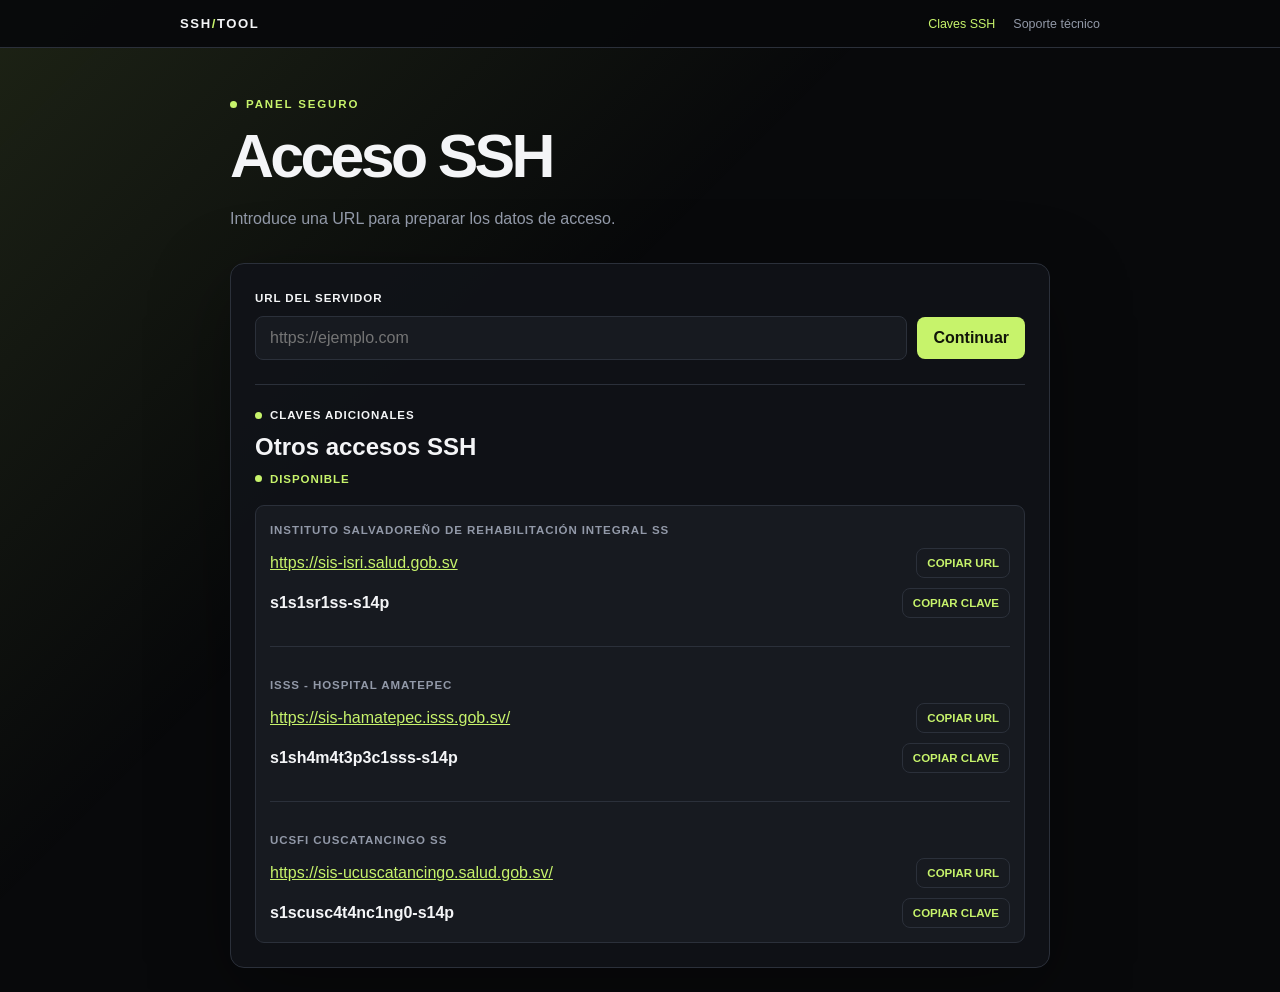
<file: index.html>
<!doctype html>
<html lang="es">
<head>
    <meta charset="UTF-8">
    <meta name="viewport" content="width=device-width, initial-scale=1.0">
    <title>Acceso SSH</title>
    <link rel="icon" type="image/x-icon" href="img/favicon.ico">
    <link rel="stylesheet" href="styles.css">
</head>
<body>
<main class="wide-page">
    <nav class="site-nav" aria-label="Navegación principal">
        <a class="brand" href="index.html">SSH<span>/</span>TOOL</a>
        <div class="nav-links">
            <a class="nav-link is-active" href="index.html">Claves SSH</a>
            <a class="nav-link" href="soporte.html">Soporte técnico</a>
        </div>
    </nav>
    <p class="eyebrow">Panel seguro</p>
    <h1>Acceso SSH</h1>
    <p class="intro">Introduce una URL para preparar los datos de acceso.</p>
    <section class="panel" aria-labelledby="form-title">
        <form id="access-form">
            <label id="form-title" for="url">URL del servidor</label>
            <div class="input-row">
                <div class="url-field">
                    <input id="url" name="url" type="url" placeholder="https://ejemplo.com" required>
                    <button id="clear-url" class="clear-url-button" type="button" aria-label="Limpiar URL" title="Limpiar URL" hidden>&times;</button>
                </div>
                <button type="submit">Continuar</button>
            </div>
        </form>
        <section id="credentials-panel" class="credentials-panel hidden" aria-live="polite">
            <div class="success-header">
                <div class="status-badge"><span class="status-dot"></span><span>ÉXITO</span></div>
                <h2>¡Credenciales generadas!</h2>
                <span class="status-pill"><span class="status-dot"></span> LISTO</span>
            </div>
            <div class="credentials-list">
                <div class="credential-card"><span class="credential-label">ACCESO SSH</span><div class="credential-line"><strong id="ssh-generated">—</strong><button class="copy-button" data-copy-target="ssh-generated" type="button" disabled>COPIAR</button></div></div>
                <div class="credential-card"><span class="credential-label">FORMATO SIS</span><div class="credential-line"><strong id="siap-generated">—</strong><button class="copy-button" data-copy-target="siap-generated" type="button" disabled>COPIAR</button></div></div>
                <div class="credential-card"><span class="credential-label">FORMATO SIAP</span><div class="credential-line"><strong id="sis-generated">—</strong><button class="copy-button" data-copy-target="sis-generated" type="button" disabled>COPIAR</button></div></div>
                <div class="credential-card"><span class="credential-label">FORMATO BASESIAP</span><div class="credential-line"><strong>basesiap</strong><button class="copy-button" data-copy-value="basesiap" type="button">COPIAR</button></div></div>
                <div class="credential-card"><span class="credential-label">FORMATO B4S3S14P</span><div class="credential-line"><strong>b4s3s14p</strong><button class="copy-button" data-copy-value="b4s3s14p" type="button">COPIAR</button></div></div>
            </div>
        </section>

        <section class="credentials-panel persistent-credentials" aria-labelledby="persistent-credentials-title">
            <div class="success-header">
                <div class="status-badge"><span class="status-dot"></span><span>CLAVES ADICIONALES</span></div>
                <h2 id="persistent-credentials-title">Otros accesos SSH</h2>
                <span class="status-pill"><span class="status-dot"></span> DISPONIBLE</span>
            </div>
            <div class="credentials-list">
                <div class="credential-card">
                    <span class="credential-label">INSTITUTO SALVADOREÑO DE REHABILITACIÓN INTEGRAL SS</span>
                    <div class="credential-line">
                        <a href="https://sis-isri.salud.gob.sv" target="_blank" rel="noopener noreferrer">https://sis-isri.salud.gob.sv</a>
                        <button class="copy-button" data-copy-value="https://sis-isri.salud.gob.sv" type="button">COPIAR URL</button>
                    </div>
                    <div class="credential-line">
                        <strong>s1s1sr1ss-s14p</strong>
                        <button class="copy-button" data-copy-value="s1s1sr1ss-s14p" type="button">COPIAR CLAVE</button>
                    </div>
                    <hr>
                    <span class="credential-label">ISSS - Hospital Amatepec</span>
                    <div class="credential-line">
                        <a href="https://sis-hamatepec.isss.gob.sv/" target="_blank" rel="noopener noreferrer">https://sis-hamatepec.isss.gob.sv/</a>
                        <button class="copy-button" data-copy-value="https://sis-hamatepec.isss.gob.sv/" type="button">COPIAR URL</button>
                    </div>
                    <div class="credential-line">
                        <strong>s1sh4m4t3p3c1sss-s14p</strong>
                        <button class="copy-button" data-copy-value="s1sh4m4t3p3c1sss-s14p" type="button">COPIAR CLAVE</button>
                    </div>
                    <hr>
                    <span class="credential-label">UCSFI Cuscatancingo SS</span>
                    <div class="credential-line">
                        <a href="https://sis-ucuscatancingo.salud.gob.sv/" target="_blank" rel="noopener noreferrer">https://sis-ucuscatancingo.salud.gob.sv/</a>
                        <button class="copy-button" data-copy-value="https://sis-ucuscatancingo.salud.gob.sv/" type="button">COPIAR URL</button>
                    </div>
                    <div class="credential-line">
                        <strong>s1scusc4t4nc1ng0-s14p</strong>
                        <button class="copy-button" data-copy-value="s1scusc4t4nc1ng0-s14p" type="button">COPIAR CLAVE</button>
                    </div>
                </div>
            </div>
        </section>
    </section>

</main>
<script src="app.js"></script>
</body>
</html>
</file>
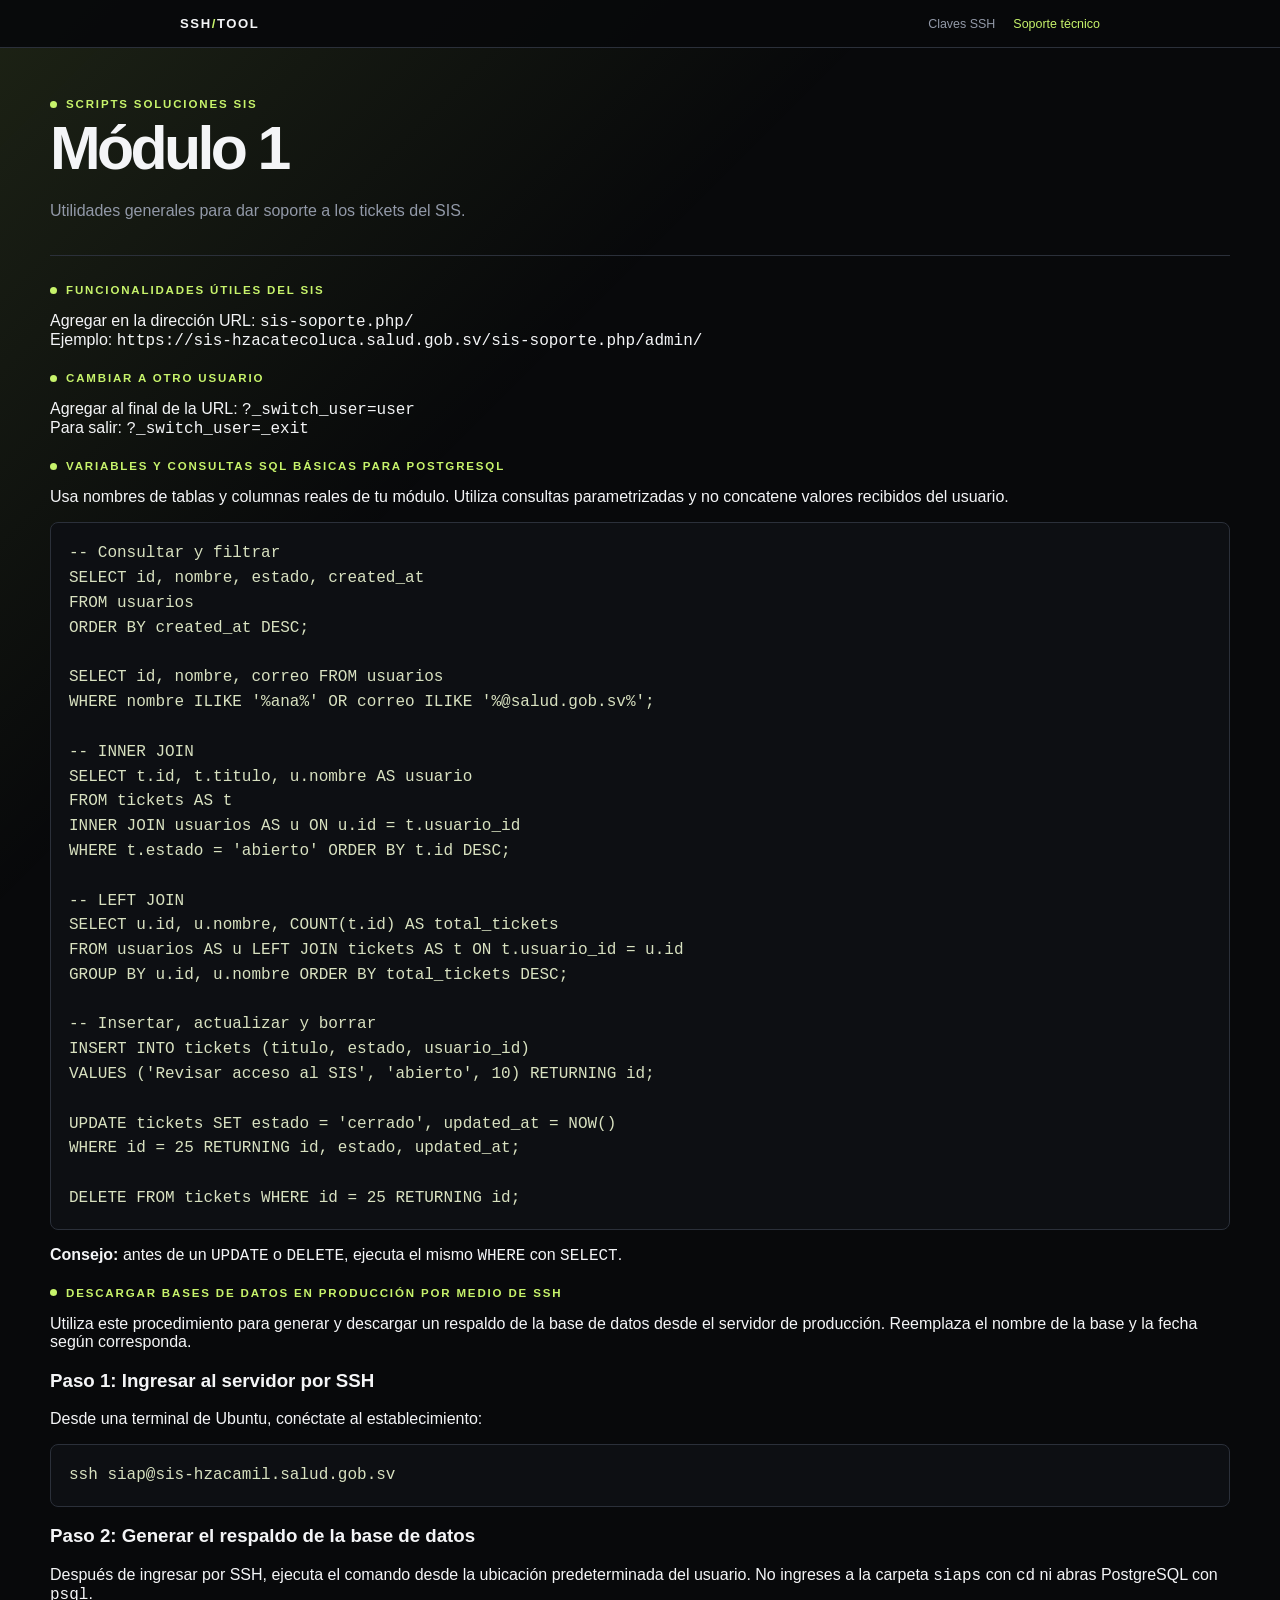
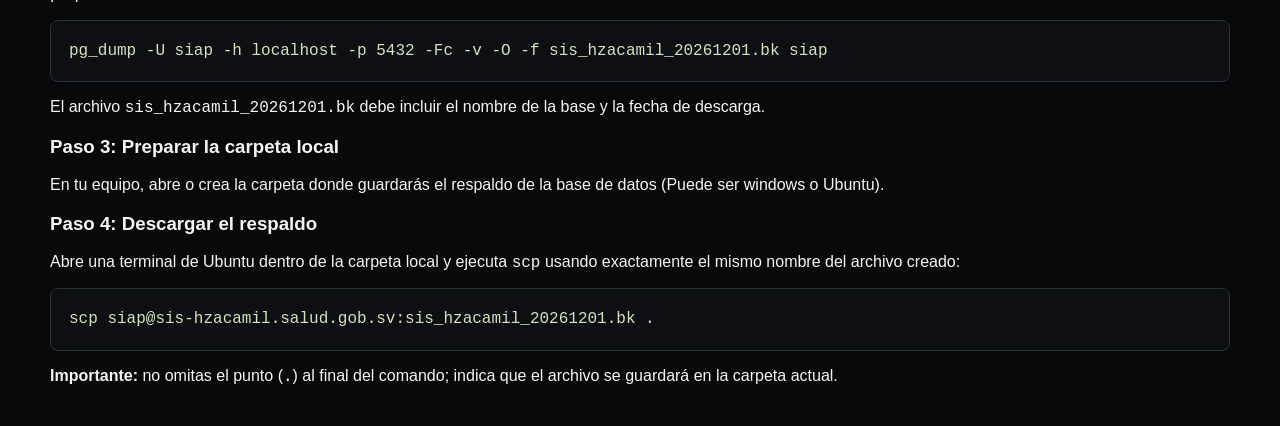
<file: modulo1.html>
<!doctype html>
<html lang="es">
<head><meta charset="UTF-8"><meta name="viewport" content="width=device-width, initial-scale=1.0"><title>Módulo 1 | SSH Tool</title><link rel="icon" type="image/x-icon" href="img/favicon.ico"><link rel="stylesheet" href="styles.css"></head>
<body><main class="module-page">
<nav class="site-nav"><a class="brand" href="index.html">SSH<span>/</span>TOOL</a><div class="nav-links"><a class="nav-link" href="index.html">Claves SSH</a><a class="nav-link is-active" href="soporte.html">Soporte técnico</a></div></nav>
<p class="eyebrow">SCRIPTS SOLUCIONES SIS</p><h1>Módulo 1</h1><p class="intro">Utilidades generales para dar soporte a los tickets del SIS.</p><hr>
<div><p class="eyebrow">Funcionalidades útiles del SIS</p><p>Agregar en la dirección URL: <code>sis-soporte.php/</code><br>Ejemplo: <code>https://sis-hzacatecoluca.salud.gob.sv/sis-soporte.php/admin/</code></p></div>
<div><p class="eyebrow">Cambiar a otro usuario</p><p>Agregar al final de la URL: <code>?_switch_user=user</code><br>Para salir: <code>?_switch_user=_exit</code></p></div>
<div><p class="eyebrow">Variables y consultas SQL básicas para PostgreSQL</p><p>Usa nombres de tablas y columnas reales de tu módulo. Utiliza consultas parametrizadas y no concatene valores recibidos del usuario.</p>
<pre><code>-- Consultar y filtrar
SELECT id, nombre, estado, created_at
FROM usuarios
ORDER BY created_at DESC;

SELECT id, nombre, correo FROM usuarios
WHERE nombre ILIKE '%ana%' OR correo ILIKE '%@salud.gob.sv%';

-- INNER JOIN
SELECT t.id, t.titulo, u.nombre AS usuario
FROM tickets AS t
INNER JOIN usuarios AS u ON u.id = t.usuario_id
WHERE t.estado = 'abierto' ORDER BY t.id DESC;

-- LEFT JOIN
SELECT u.id, u.nombre, COUNT(t.id) AS total_tickets
FROM usuarios AS u LEFT JOIN tickets AS t ON t.usuario_id = u.id
GROUP BY u.id, u.nombre ORDER BY total_tickets DESC;

-- Insertar, actualizar y borrar
INSERT INTO tickets (titulo, estado, usuario_id)
VALUES ('Revisar acceso al SIS', 'abierto', 10) RETURNING id;

UPDATE tickets SET estado = 'cerrado', updated_at = NOW()
WHERE id = 25 RETURNING id, estado, updated_at;

DELETE FROM tickets WHERE id = 25 RETURNING id;</code></pre>
<p><strong>Consejo:</strong> antes de un <code>UPDATE</code> o <code>DELETE</code>, ejecuta el mismo <code>WHERE</code> con <code>SELECT</code>.</p></div>

<div><p class="eyebrow">Descargar bases de datos en producción por medio de SSH</p><p>Utiliza este procedimiento para generar y descargar un respaldo de la base de datos desde el servidor de producción. Reemplaza el nombre de la base y la fecha según corresponda.</p>
<h3>Paso 1: Ingresar al servidor por SSH</h3>
<p>Desde una terminal de Ubuntu, conéctate al establecimiento:</p>
<pre><code>ssh siap@sis-hzacamil.salud.gob.sv</code></pre>
<h3>Paso 2: Generar el respaldo de la base de datos</h3>
<p>Después de ingresar por SSH, ejecuta el comando desde la ubicación predeterminada del usuario. No ingreses a la carpeta <code>siaps</code> con <code>cd</code> ni abras PostgreSQL con <code>psql</code>.</p>
<pre><code>pg_dump -U siap -h localhost -p 5432 -Fc -v -O -f sis_hzacamil_20261201.bk siap</code></pre>
<p>El archivo <code>sis_hzacamil_20261201.bk</code> debe incluir el nombre de la base y la fecha de descarga.</p>
<h3>Paso 3: Preparar la carpeta local</h3>
<p>En tu equipo, abre o crea la carpeta donde guardarás el respaldo de la base de datos (Puede ser windows o Ubuntu).</p>
<h3>Paso 4: Descargar el respaldo</h3>
<p>Abre una terminal de Ubuntu dentro de la carpeta local y ejecuta <code>scp</code> usando exactamente el mismo nombre del archivo creado:</p>
<pre><code>scp siap@sis-hzacamil.salud.gob.sv:sis_hzacamil_20261201.bk .</code></pre>
<p><strong>Importante:</strong> no omitas el punto (<code>.</code>) al final del comando; indica que el archivo se guardará en la carpeta actual.</p></div>
</main></body></html>
</file>
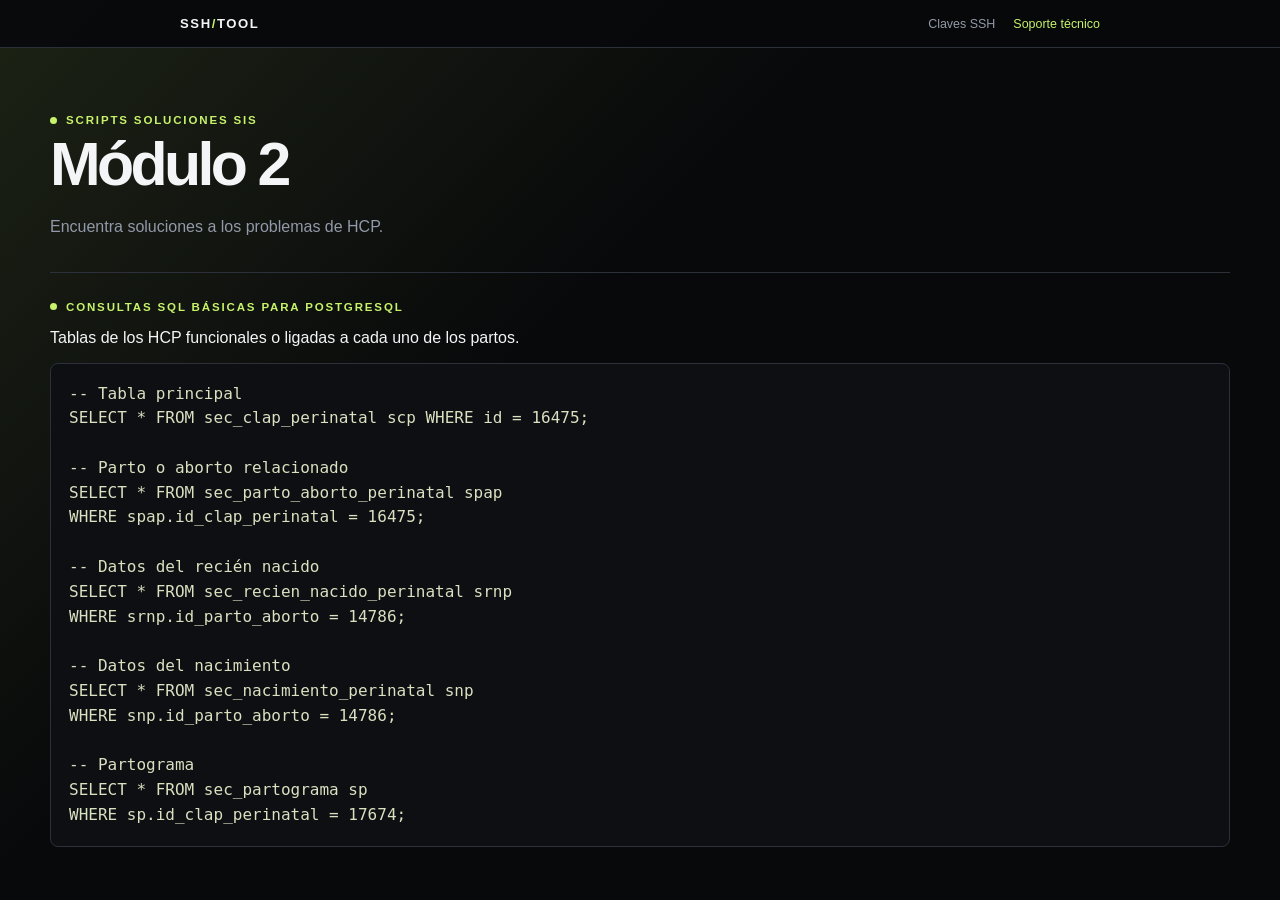
<file: modulo2.html>
<!doctype html>
<html lang="es">
<head><meta charset="UTF-8"><meta name="viewport" content="width=device-width, initial-scale=1.0"><title>Módulo 2 | SSH Tool</title><link rel="icon" type="image/x-icon" href="img/favicon.ico"><link rel="stylesheet" href="styles.css"></head>
<body><main class="module-page">
<nav class="site-nav"><a class="brand" href="index.html">SSH<span>/</span>TOOL</a><div class="nav-links"><a class="nav-link" href="index.html">Claves SSH</a><a class="nav-link is-active" href="soporte.html">Soporte técnico</a></div></nav>
<p class="eyebrow">SCRIPTS SOLUCIONES SIS</p><h1>Módulo 2</h1><p class="intro">Encuentra soluciones a los problemas de HCP.</p><hr>
<div><p class="eyebrow">Consultas SQL básicas para PostgreSQL</p><p>Tablas de los HCP funcionales o ligadas a cada uno de los partos.</p>
<pre><code>-- Tabla principal
SELECT * FROM sec_clap_perinatal scp WHERE id = 16475;

-- Parto o aborto relacionado
SELECT * FROM sec_parto_aborto_perinatal spap
WHERE spap.id_clap_perinatal = 16475;

-- Datos del recién nacido
SELECT * FROM sec_recien_nacido_perinatal srnp
WHERE srnp.id_parto_aborto = 14786;

-- Datos del nacimiento
SELECT * FROM sec_nacimiento_perinatal snp
WHERE snp.id_parto_aborto = 14786;

-- Partograma
SELECT * FROM sec_partograma sp
WHERE sp.id_clap_perinatal = 17674;</code></pre></div>
</main></body></html>
</file>
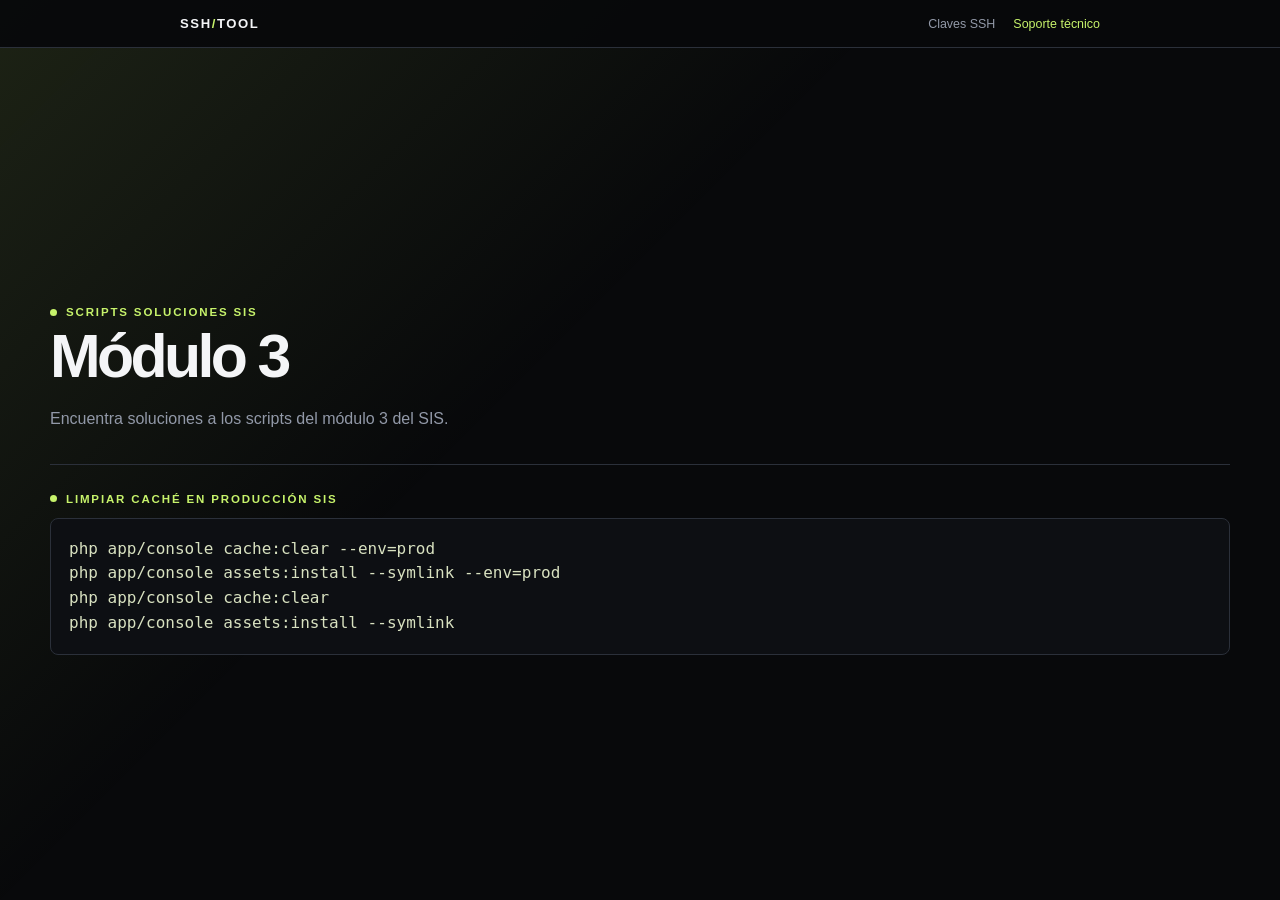
<file: modulo3.html>
<!doctype html>
<html lang="es">
<head><meta charset="UTF-8"><meta name="viewport" content="width=device-width, initial-scale=1.0"><title>Módulo 3 | SSH Tool</title><link rel="icon" type="image/x-icon" href="img/favicon.ico"><link rel="stylesheet" href="styles.css"></head>
<body><main class="module-page">
<nav class="site-nav"><a class="brand" href="index.html">SSH<span>/</span>TOOL</a><div class="nav-links"><a class="nav-link" href="index.html">Claves SSH</a><a class="nav-link is-active" href="soporte.html">Soporte técnico</a></div></nav>
<p class="eyebrow">SCRIPTS SOLUCIONES SIS</p><h1>Módulo 3</h1><p class="intro">Encuentra soluciones a los scripts del módulo 3 del SIS.</p><hr>
<div><p class="eyebrow">Limpiar caché en producción SIS</p><pre><code>php app/console cache:clear --env=prod
php app/console assets:install --symlink --env=prod
php app/console cache:clear
php app/console assets:install --symlink</code></pre></div>
</main></body></html>
</file>
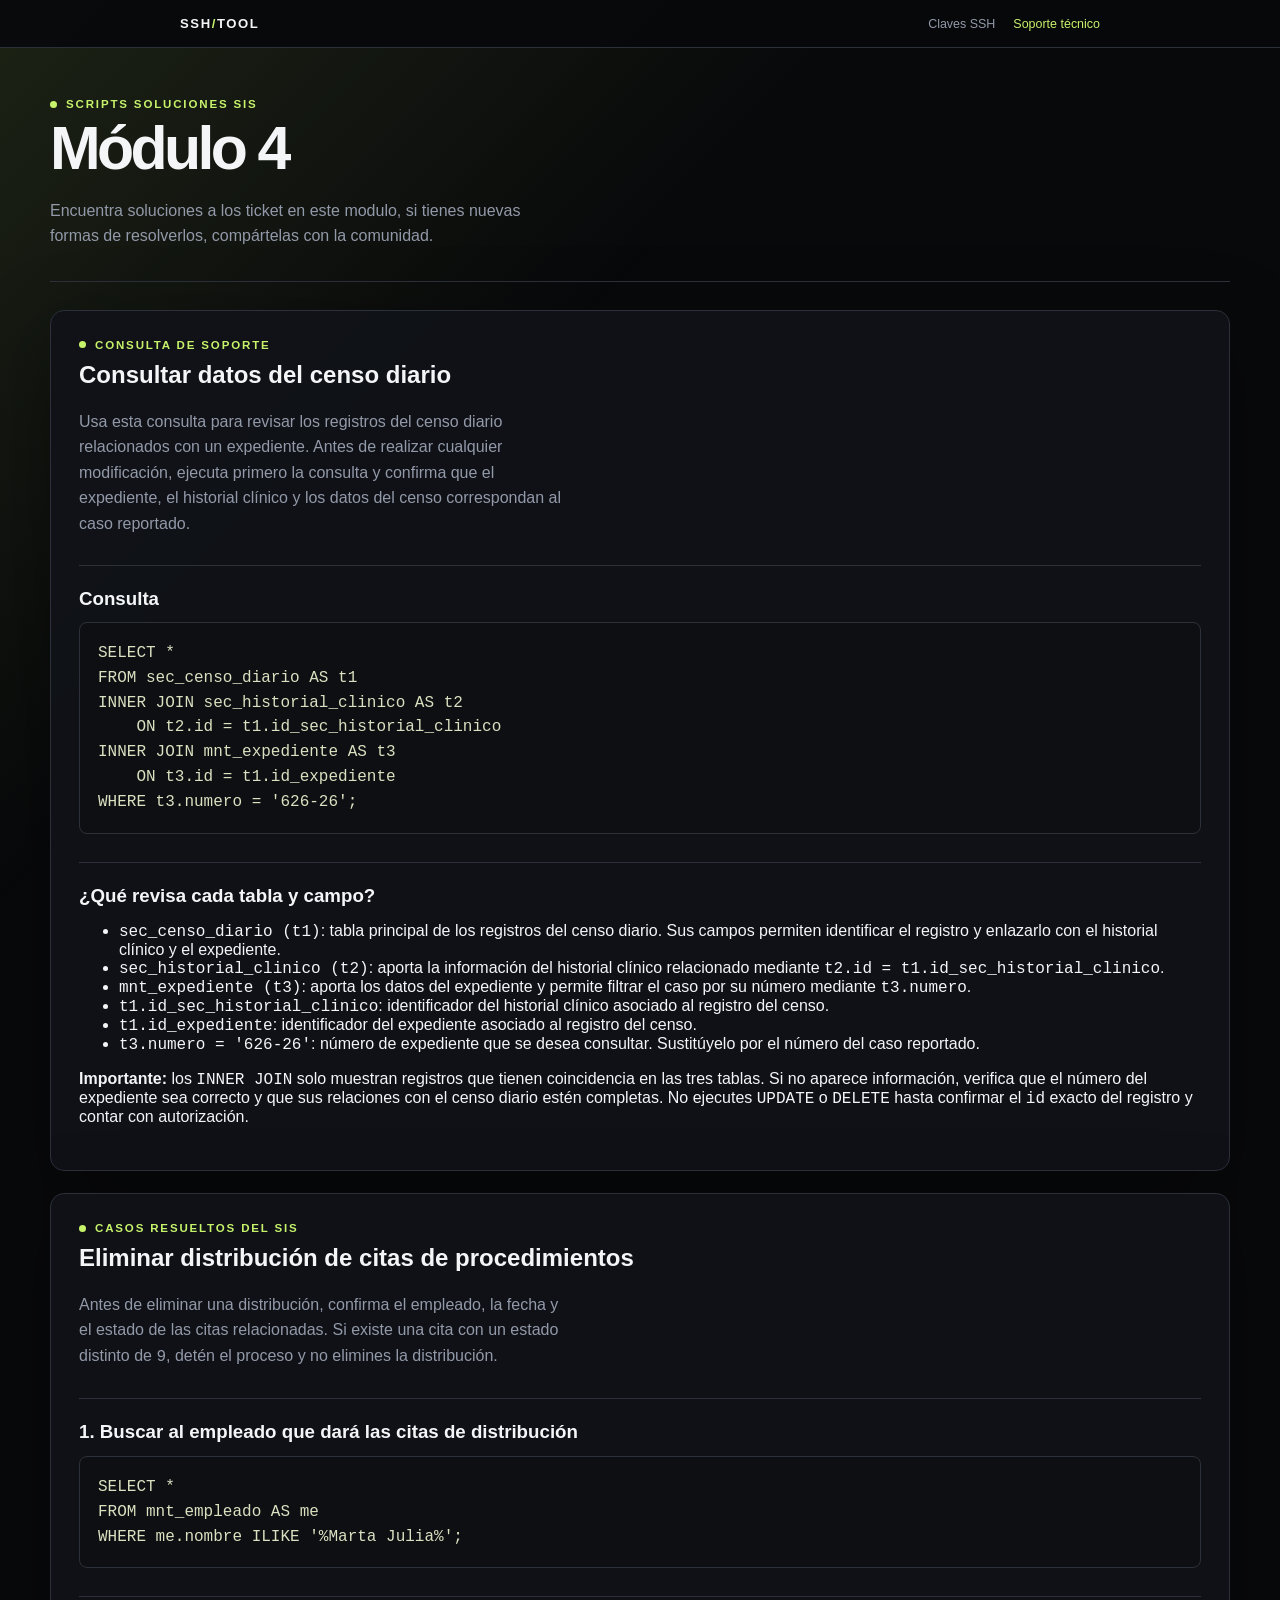
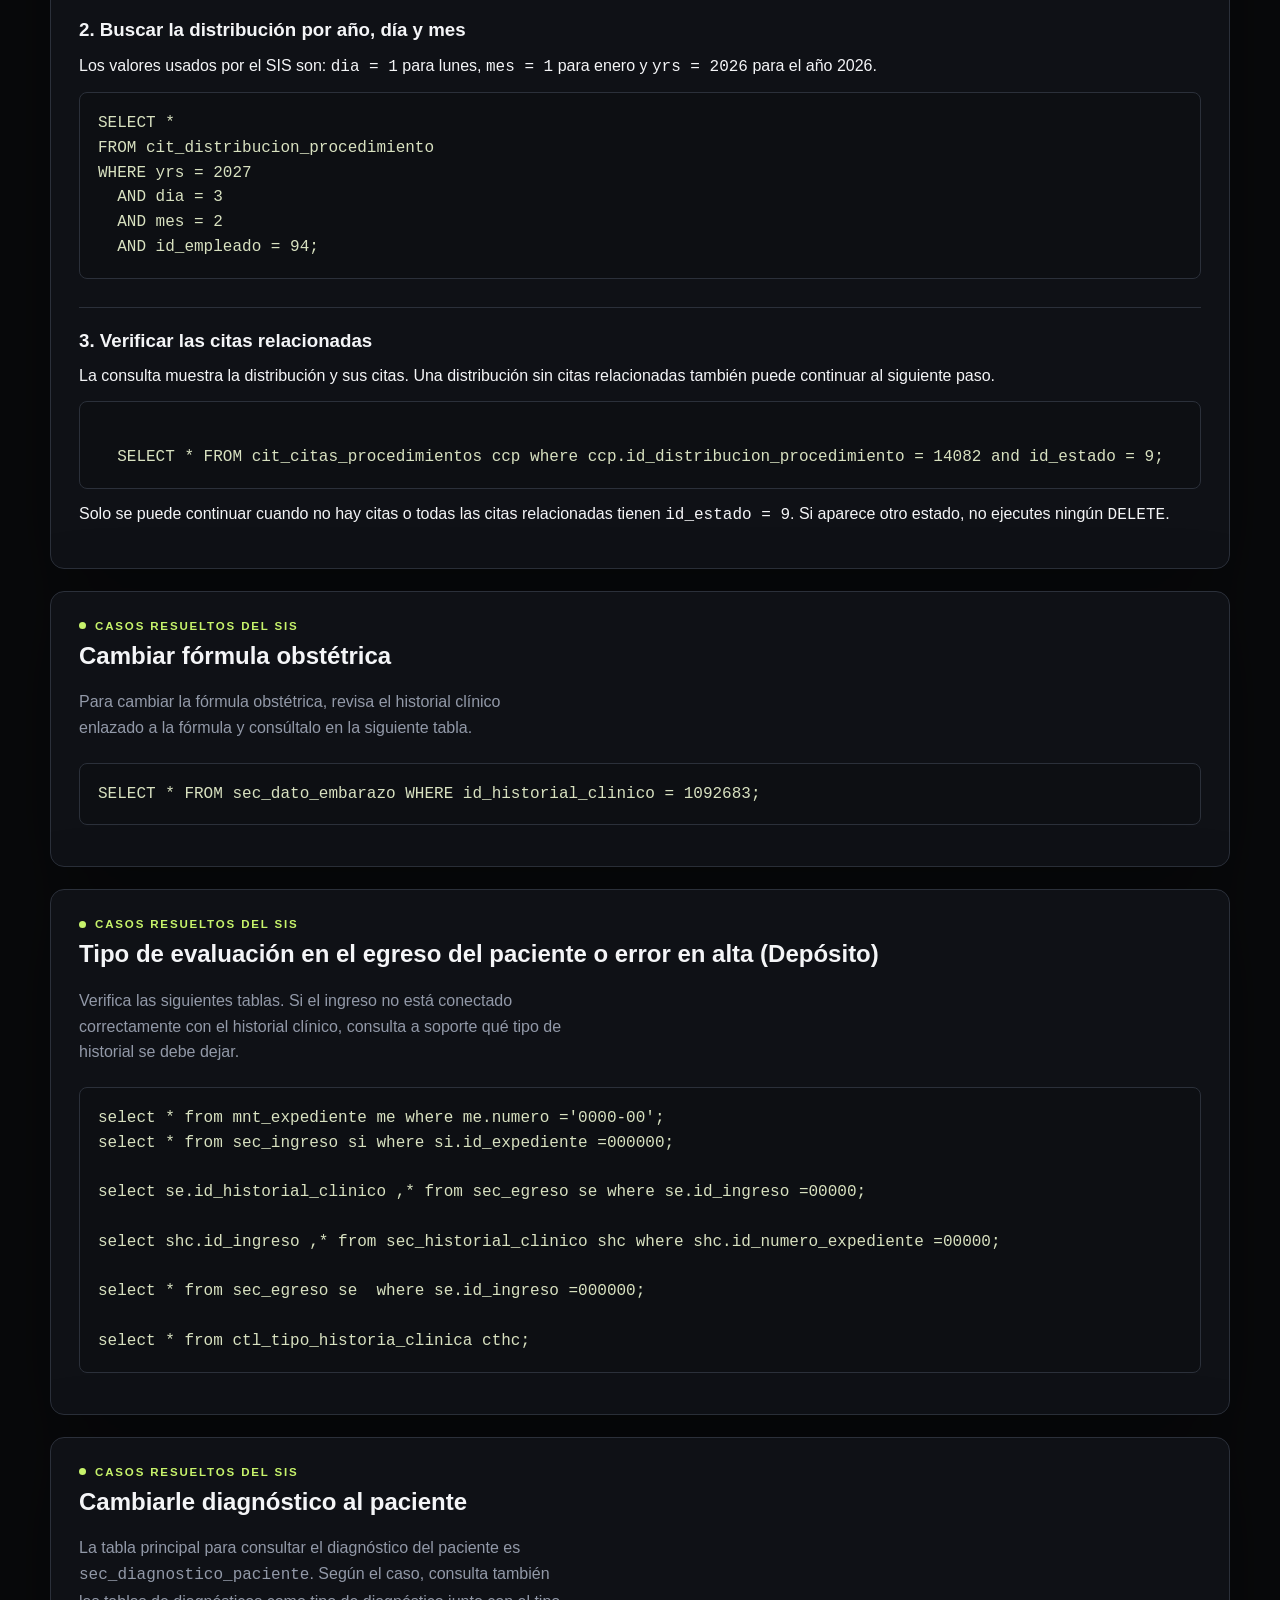
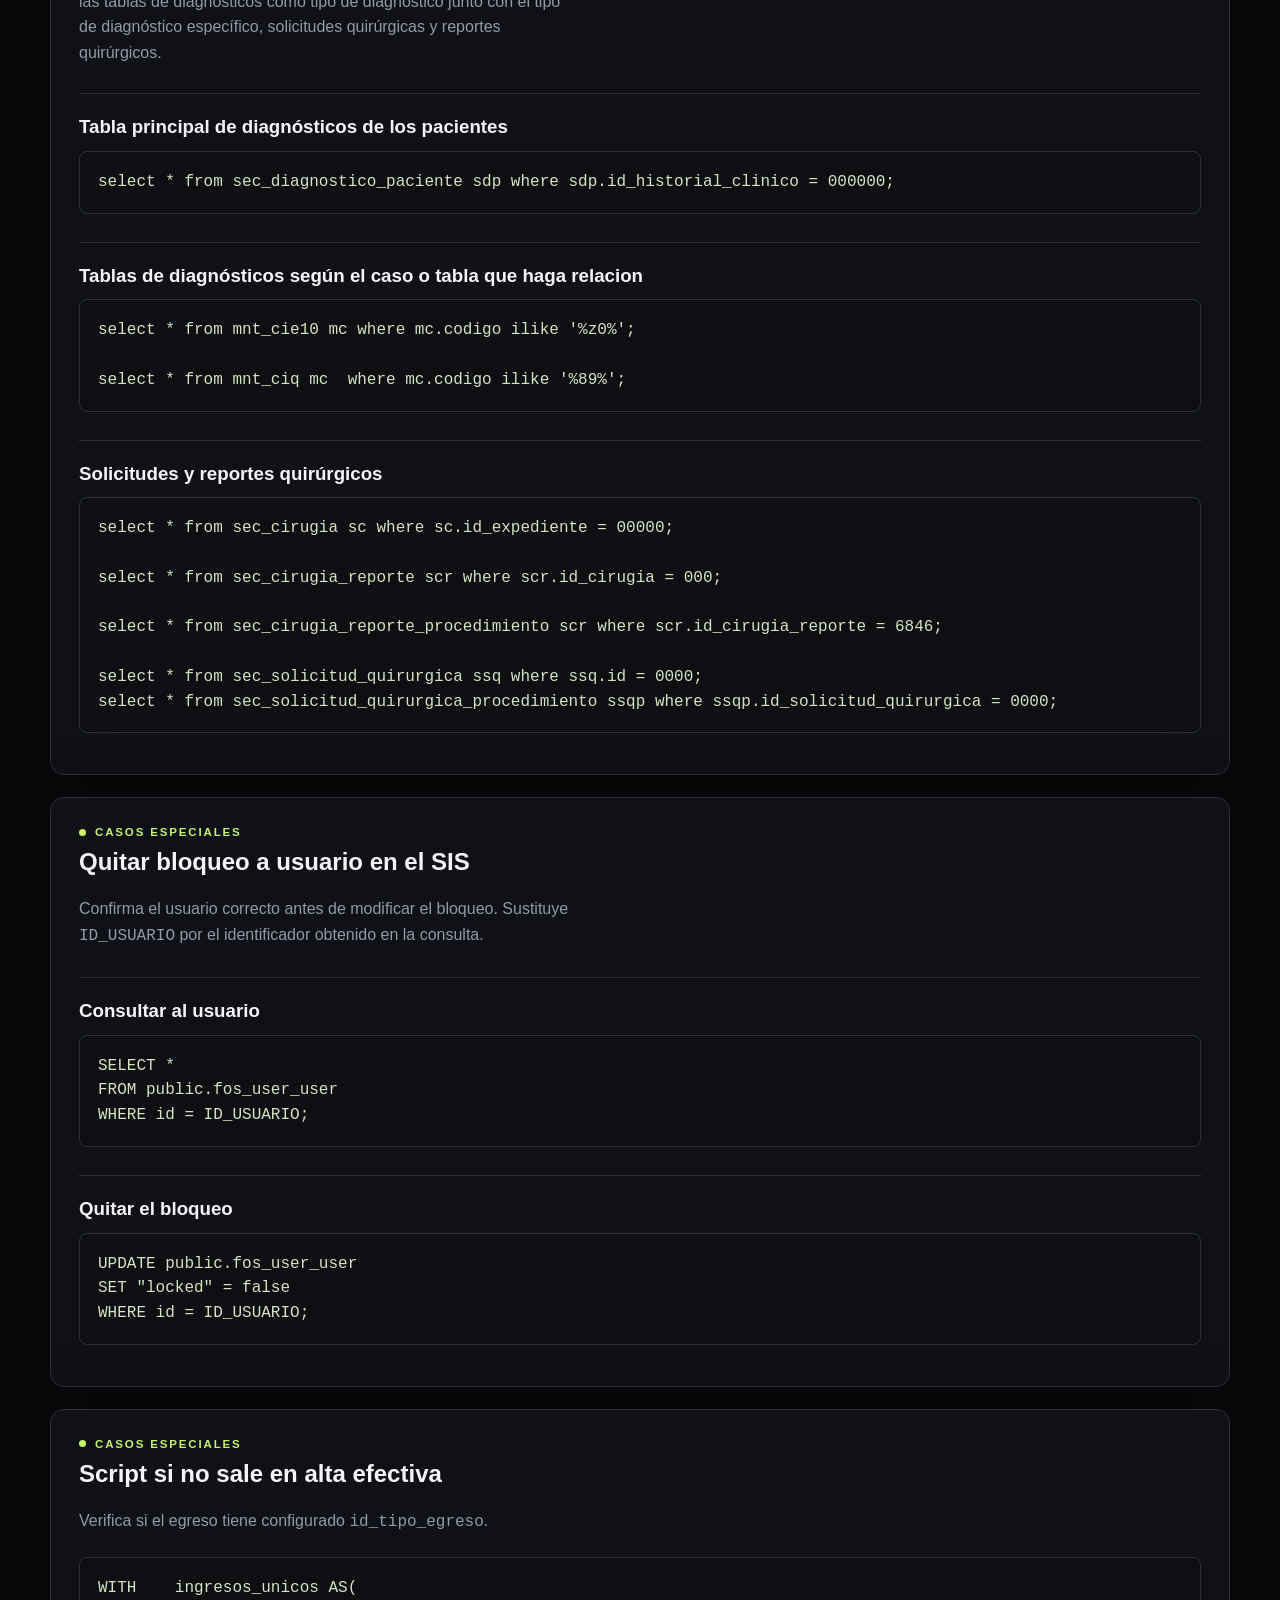
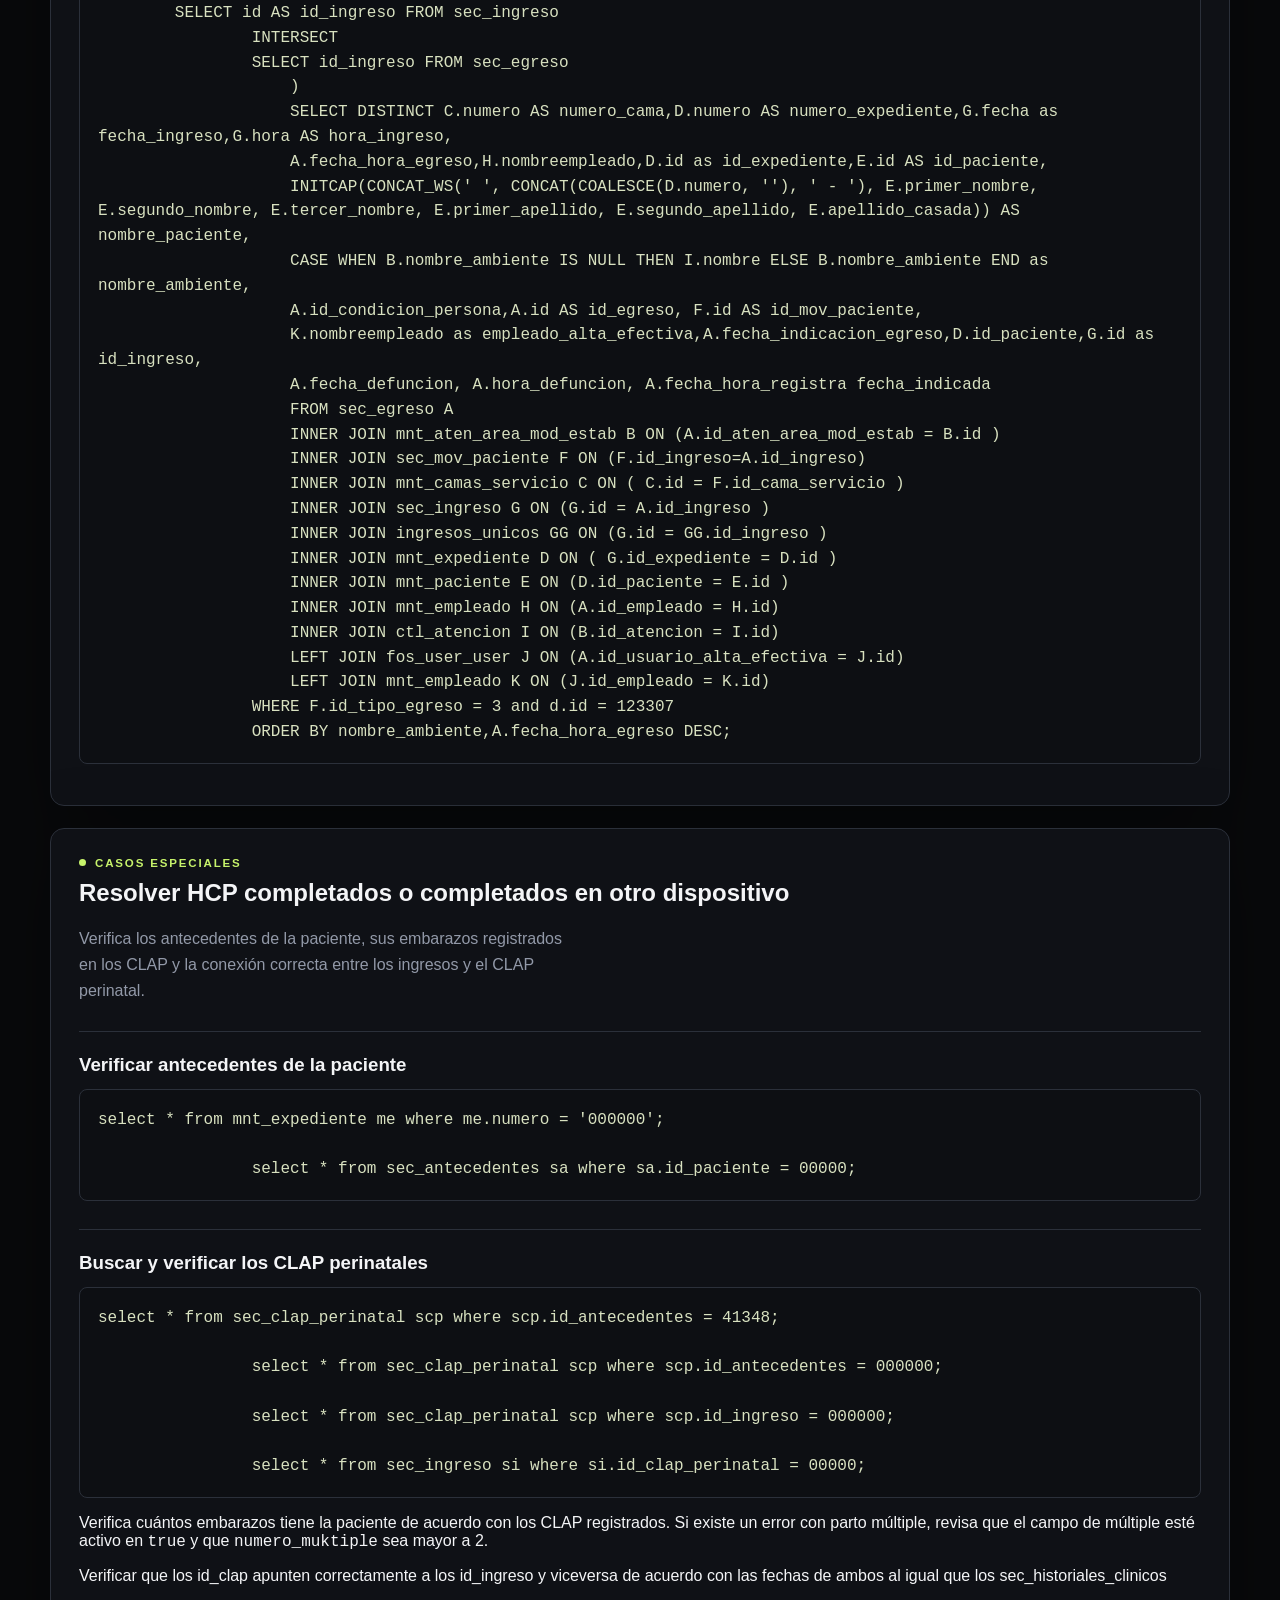
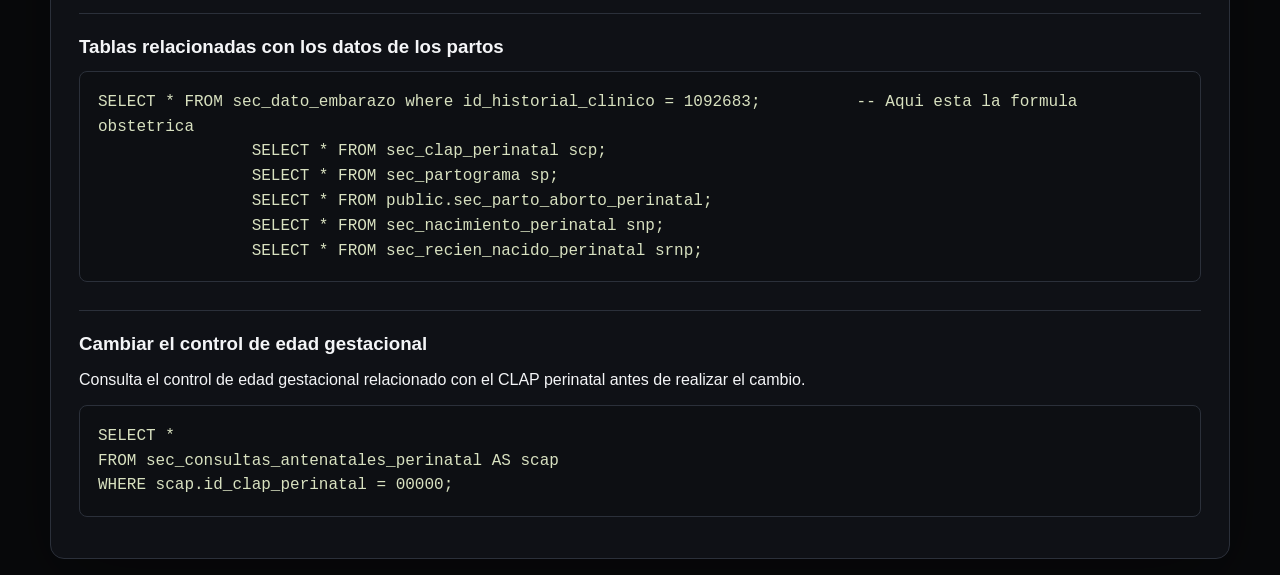
<file: modulo4.html>
<!doctype html>
<html lang="es">
<head><meta charset="UTF-8"><meta name="viewport" content="width=device-width, initial-scale=1.0"><title>Módulo 4 | SSH Tool</title><link rel="icon" type="image/x-icon" href="img/favicon.ico"><link rel="stylesheet" href="styles.css"></head>
<body><main class="module-page">
<nav class="site-nav"><a class="brand" href="index.html">SSH<span>/</span>TOOL</a><div class="nav-links"><a class="nav-link" href="index.html">Claves SSH</a><a class="nav-link is-active" href="soporte.html">Soporte técnico</a></div></nav>
<p class="eyebrow">SCRIPTS SOLUCIONES SIS</p><h1>Módulo 4</h1><p class="intro">Encuentra soluciones a los ticket en este modulo, si tienes nuevas formas de resolverlos, compártelas con la comunidad.</p><hr>
<div class="case-card">
<p class="eyebrow">Consulta de soporte</p>
<h2>Consultar datos del censo diario</h2>
<p class="intro">Usa esta consulta para revisar los registros del censo diario relacionados con un expediente. Antes de realizar cualquier modificación, ejecuta primero la consulta y confirma que el expediente, el historial clínico y los datos del censo correspondan al caso reportado.</p>

<h3>Consulta</h3>
<pre><code>SELECT *
FROM sec_censo_diario AS t1
INNER JOIN sec_historial_clinico AS t2
    ON t2.id = t1.id_sec_historial_clinico
INNER JOIN mnt_expediente AS t3
    ON t3.id = t1.id_expediente
WHERE t3.numero = '626-26';</code></pre>

<h3>¿Qué revisa cada tabla y campo?</h3>
<ul>
    <li><code>sec_censo_diario (t1)</code>: tabla principal de los registros del censo diario. Sus campos permiten identificar el registro y enlazarlo con el historial clínico y el expediente.</li>
    <li><code>sec_historial_clinico (t2)</code>: aporta la información del historial clínico relacionado mediante <code>t2.id = t1.id_sec_historial_clinico</code>.</li>
    <li><code>mnt_expediente (t3)</code>: aporta los datos del expediente y permite filtrar el caso por su número mediante <code>t3.numero</code>.</li>
    <li><code>t1.id_sec_historial_clinico</code>: identificador del historial clínico asociado al registro del censo.</li>
    <li><code>t1.id_expediente</code>: identificador del expediente asociado al registro del censo.</li>
    <li><code>t3.numero = '626-26'</code>: número de expediente que se desea consultar. Sustitúyelo por el número del caso reportado.</li>
</ul>
<p><strong>Importante:</strong> los <code>INNER JOIN</code> solo muestran registros que tienen coincidencia en las tres tablas. Si no aparece información, verifica que el número del expediente sea correcto y que sus relaciones con el censo diario estén completas. No ejecutes <code>UPDATE</code> o <code>DELETE</code> hasta confirmar el <code>id</code> exacto del registro y contar con autorización.</p>
</div>
<div class="case-card">
<p class="eyebrow">Casos resueltos del SIS</p>
<h2>Eliminar distribución de citas de procedimientos</h2>
<p class="intro">Antes de eliminar una distribución, confirma el empleado, la fecha y el estado de las citas relacionadas. Si existe una cita con un estado distinto de <code>9</code>, detén el proceso y no elimines la distribución.</p>

<h3>1. Buscar al empleado que dará las citas de distribución</h3>
<pre><code>SELECT *
FROM mnt_empleado AS me
WHERE me.nombre ILIKE '%Marta Julia%';</code></pre>

<h3>2. Buscar la distribución por año, día y mes</h3>
<p>Los valores usados por el SIS son: <code>dia = 1</code> para lunes, <code>mes = 1</code> para enero y <code>yrs = 2026</code> para el año 2026.</p>
<pre><code>SELECT *
FROM cit_distribucion_procedimiento
WHERE yrs = 2027
  AND dia = 3
  AND mes = 2
  AND id_empleado = 94;</code></pre>

<h3>3. Verificar las citas relacionadas</h3>
<p>La consulta muestra la distribución y sus citas. Una distribución sin citas relacionadas también puede continuar al siguiente paso.</p>
<pre><code>
  SELECT * FROM cit_citas_procedimientos ccp where ccp.id_distribucion_procedimiento = 14082 and id_estado = 9;
</code></pre>
<p>Solo se puede continuar cuando no hay citas o todas las citas relacionadas tienen <code>id_estado = 9</code>. Si aparece otro estado, no ejecutes ningún <code>DELETE</code>.</p>

</div>
<div class="case-card">
<p class="eyebrow">Casos resueltos del SIS</p>
<h2>Cambiar fórmula obstétrica</h2>
<p class="intro">Para cambiar la fórmula obstétrica, revisa el historial clínico enlazado a la fórmula y consúltalo en la siguiente tabla.</p>

<pre><code>SELECT * FROM sec_dato_embarazo WHERE id_historial_clinico = 1092683;</code></pre>
</div>
<div class="case-card">
<p class="eyebrow">Casos resueltos del SIS</p>
<h2>Tipo de evaluación en el egreso del paciente o error en alta (Depósito)</h2>
<p class="intro">Verifica las siguientes tablas. Si el ingreso no está conectado correctamente con el historial clínico, consulta a soporte qué tipo de historial se debe dejar.</p>

<pre><code>select * from mnt_expediente me where me.numero ='0000-00';
select * from sec_ingreso si where si.id_expediente =000000;

select se.id_historial_clinico ,* from sec_egreso se where se.id_ingreso =00000;

select shc.id_ingreso ,* from sec_historial_clinico shc where shc.id_numero_expediente =00000;

select * from sec_egreso se  where se.id_ingreso =000000;

select * from ctl_tipo_historia_clinica cthc;</code></pre>
</div>
<div class="case-card">
<p class="eyebrow">Casos resueltos del SIS</p>
<h2>Cambiarle diagnóstico al paciente</h2>
<p class="intro">La tabla principal para consultar el diagnóstico del paciente es <code>sec_diagnostico_paciente</code>. Según el caso, consulta también las tablas de diagnósticos como tipo de diagnóstico junto con el tipo de diagnóstico específico, solicitudes quirúrgicas y reportes quirúrgicos.</p>

<h3>Tabla principal de diagnósticos de los pacientes</h3>
<pre><code>select * from sec_diagnostico_paciente sdp where sdp.id_historial_clinico = 000000;</code></pre>

<h3>Tablas de diagnósticos según el caso o tabla que haga relacion</h3>
<pre><code>select * from mnt_cie10 mc where mc.codigo ilike '%z0%';

select * from mnt_ciq mc  where mc.codigo ilike '%89%';</code></pre>

<h3>Solicitudes y reportes quirúrgicos</h3>
<pre><code>select * from sec_cirugia sc where sc.id_expediente = 00000;

select * from sec_cirugia_reporte scr where scr.id_cirugia = 000;

select * from sec_cirugia_reporte_procedimiento scr where scr.id_cirugia_reporte = 6846;

select * from sec_solicitud_quirurgica ssq where ssq.id = 0000;
select * from sec_solicitud_quirurgica_procedimiento ssqp where ssqp.id_solicitud_quirurgica = 0000;</code></pre>
</div>
<div class="case-card">
<p class="eyebrow">Casos especiales</p>
<h2>Quitar bloqueo a usuario en el SIS</h2>
<p class="intro">Confirma el usuario correcto antes de modificar el bloqueo. Sustituye <code>ID_USUARIO</code> por el identificador obtenido en la consulta.</p>

<h3>Consultar al usuario</h3>
<pre><code>SELECT *
FROM public.fos_user_user
WHERE id = ID_USUARIO;</code></pre>

<h3>Quitar el bloqueo</h3>
<pre><code>UPDATE public.fos_user_user
SET "locked" = false
WHERE id = ID_USUARIO;</code></pre>
</div>
<div class="case-card">
<p class="eyebrow">Casos especiales</p>
<h2>Script si no sale en alta efectiva</h2>
<p class="intro">Verifica si el egreso tiene configurado <code>id_tipo_egreso</code>.</p>

<pre><code>WITH    ingresos_unicos AS(
        SELECT id AS id_ingreso FROM sec_ingreso
                INTERSECT
                SELECT id_ingreso FROM sec_egreso
                    )
                    SELECT DISTINCT C.numero AS numero_cama,D.numero AS numero_expediente,G.fecha as fecha_ingreso,G.hora AS hora_ingreso,
                    A.fecha_hora_egreso,H.nombreempleado,D.id as id_expediente,E.id AS id_paciente,
                    INITCAP(CONCAT_WS(' ', CONCAT(COALESCE(D.numero, ''), ' - '), E.primer_nombre, E.segundo_nombre, E.tercer_nombre, E.primer_apellido, E.segundo_apellido, E.apellido_casada)) AS nombre_paciente,
                    CASE WHEN B.nombre_ambiente IS NULL THEN I.nombre ELSE B.nombre_ambiente END as nombre_ambiente,
                    A.id_condicion_persona,A.id AS id_egreso, F.id AS id_mov_paciente,
                    K.nombreempleado as empleado_alta_efectiva,A.fecha_indicacion_egreso,D.id_paciente,G.id as id_ingreso,
                    A.fecha_defuncion, A.hora_defuncion, A.fecha_hora_registra fecha_indicada
                    FROM sec_egreso A
                    INNER JOIN mnt_aten_area_mod_estab B ON (A.id_aten_area_mod_estab = B.id )
                    INNER JOIN sec_mov_paciente F ON (F.id_ingreso=A.id_ingreso)
                    INNER JOIN mnt_camas_servicio C ON ( C.id = F.id_cama_servicio )
                    INNER JOIN sec_ingreso G ON (G.id = A.id_ingreso )
                    INNER JOIN ingresos_unicos GG ON (G.id = GG.id_ingreso )
                    INNER JOIN mnt_expediente D ON ( G.id_expediente = D.id )
                    INNER JOIN mnt_paciente E ON (D.id_paciente = E.id )
                    INNER JOIN mnt_empleado H ON (A.id_empleado = H.id)
                    INNER JOIN ctl_atencion I ON (B.id_atencion = I.id)
                    LEFT JOIN fos_user_user J ON (A.id_usuario_alta_efectiva = J.id)
                    LEFT JOIN mnt_empleado K ON (J.id_empleado = K.id)
                WHERE F.id_tipo_egreso = 3 and d.id = 123307
                ORDER BY nombre_ambiente,A.fecha_hora_egreso DESC;</code></pre>
</div>
                <div class="case-card">
                <p class="eyebrow">Casos especiales</p>
                <h2>Resolver HCP completados o completados en otro dispositivo</h2>
                <p class="intro">Verifica los antecedentes de la paciente, sus embarazos registrados en los CLAP y la conexión correcta entre los ingresos y el CLAP perinatal.</p>

                <h3>Verificar antecedentes de la paciente</h3>
                <pre><code>select * from mnt_expediente me where me.numero = '000000';

                select * from sec_antecedentes sa where sa.id_paciente = 00000;</code></pre>

                <h3>Buscar y verificar los CLAP perinatales</h3>
                <pre><code>select * from sec_clap_perinatal scp where scp.id_antecedentes = 41348;

                select * from sec_clap_perinatal scp where scp.id_antecedentes = 000000;

                select * from sec_clap_perinatal scp where scp.id_ingreso = 000000; 

                select * from sec_ingreso si where si.id_clap_perinatal = 00000;</code></pre>
                <p>Verifica cuántos embarazos tiene la paciente de acuerdo con los CLAP registrados. Si existe un error con parto múltiple, revisa que el campo de múltiple esté activo en <code>true</code> y que <code>numero_muktiple</code> sea mayor a 2.</p>
                <p>Verificar que los id_clap apunten correctamente a los id_ingreso y viceversa de acuerdo con las fechas de ambos al igual que los sec_historiales_clinicos</p>

                <h3>Tablas relacionadas con los datos de los partos</h3>
                <pre><code>SELECT * FROM sec_dato_embarazo where id_historial_clinico = 1092683;          -- Aqui esta la formula obstetrica
                SELECT * FROM sec_clap_perinatal scp;
                SELECT * FROM sec_partograma sp;
                SELECT * FROM public.sec_parto_aborto_perinatal;
                SELECT * FROM sec_nacimiento_perinatal snp;
                SELECT * FROM sec_recien_nacido_perinatal srnp;</code></pre>

                <h3>Cambiar el control de edad gestacional</h3>
                <p>Consulta el control de edad gestacional relacionado con el CLAP perinatal antes de realizar el cambio.</p>
                <pre><code>SELECT *
FROM sec_consultas_antenatales_perinatal AS scap
WHERE scap.id_clap_perinatal = 00000;</code></pre>
                </div>
                </main></body></html>
</file>
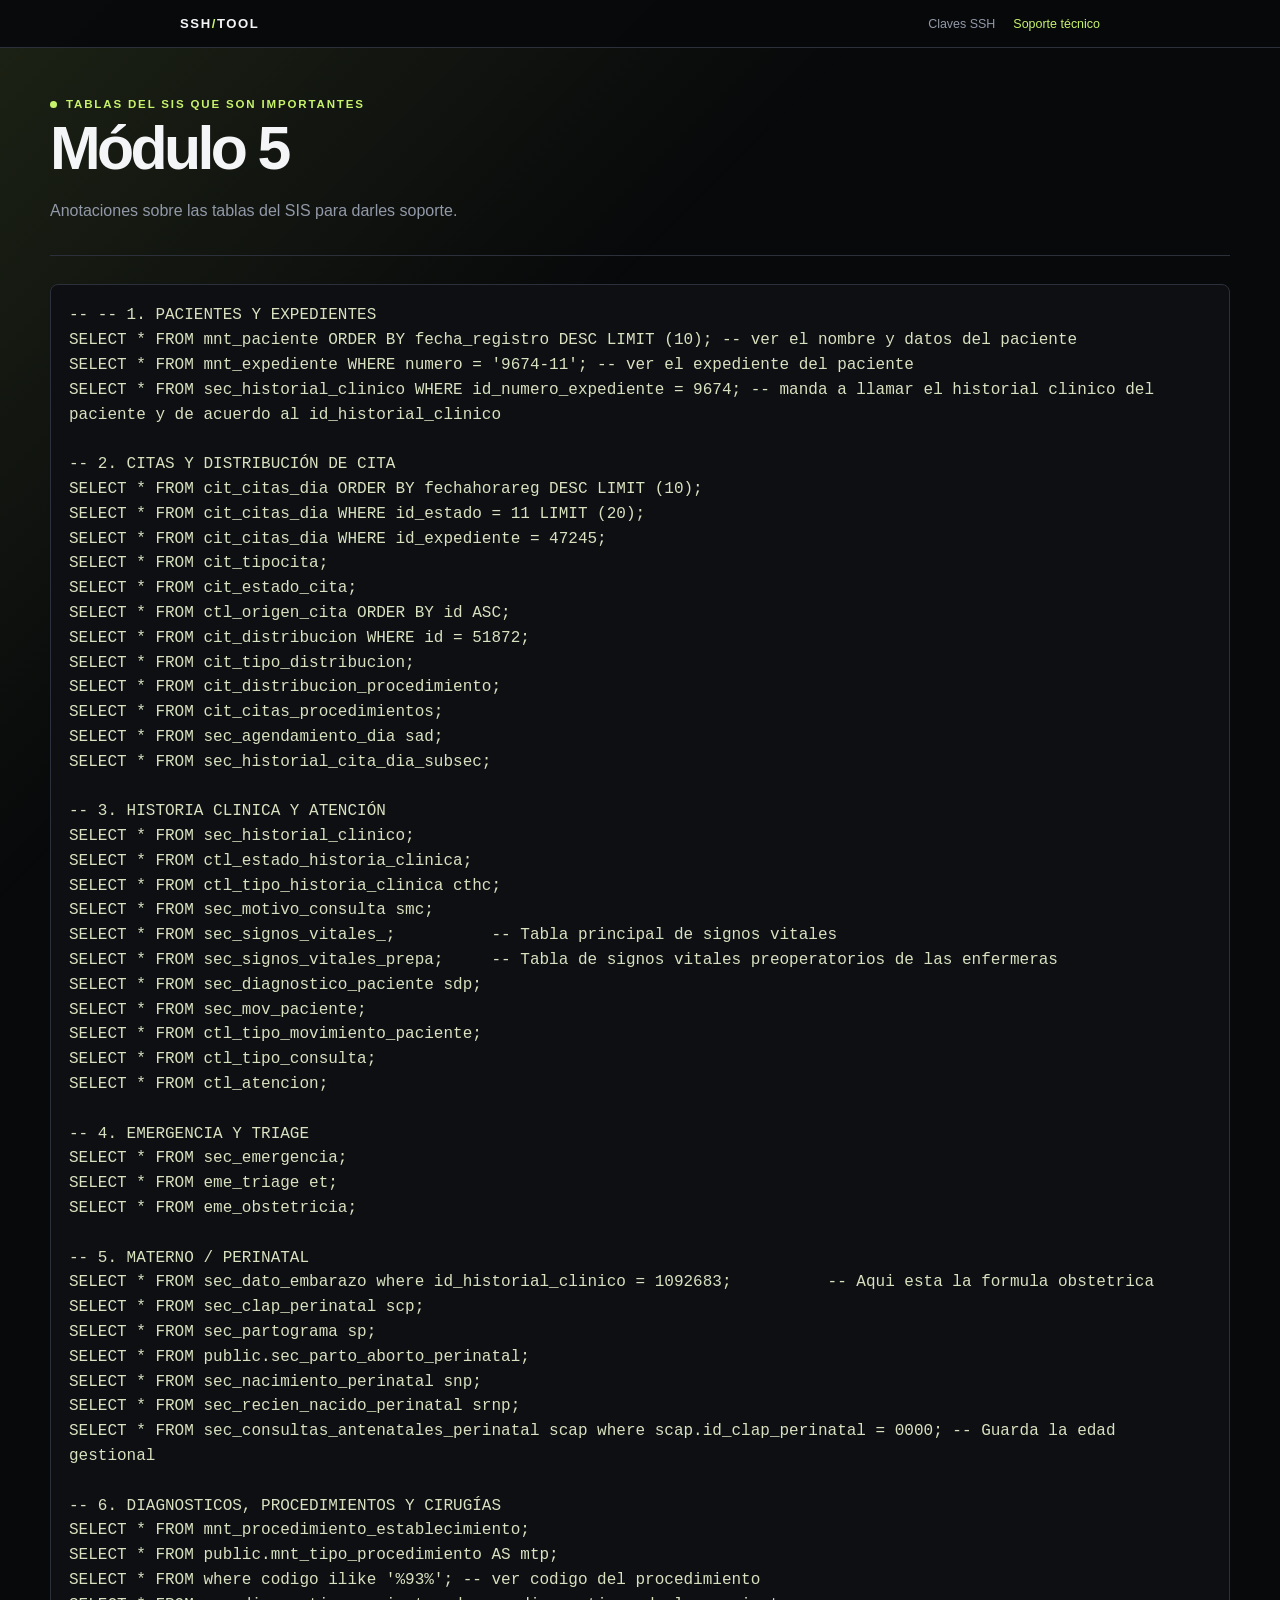
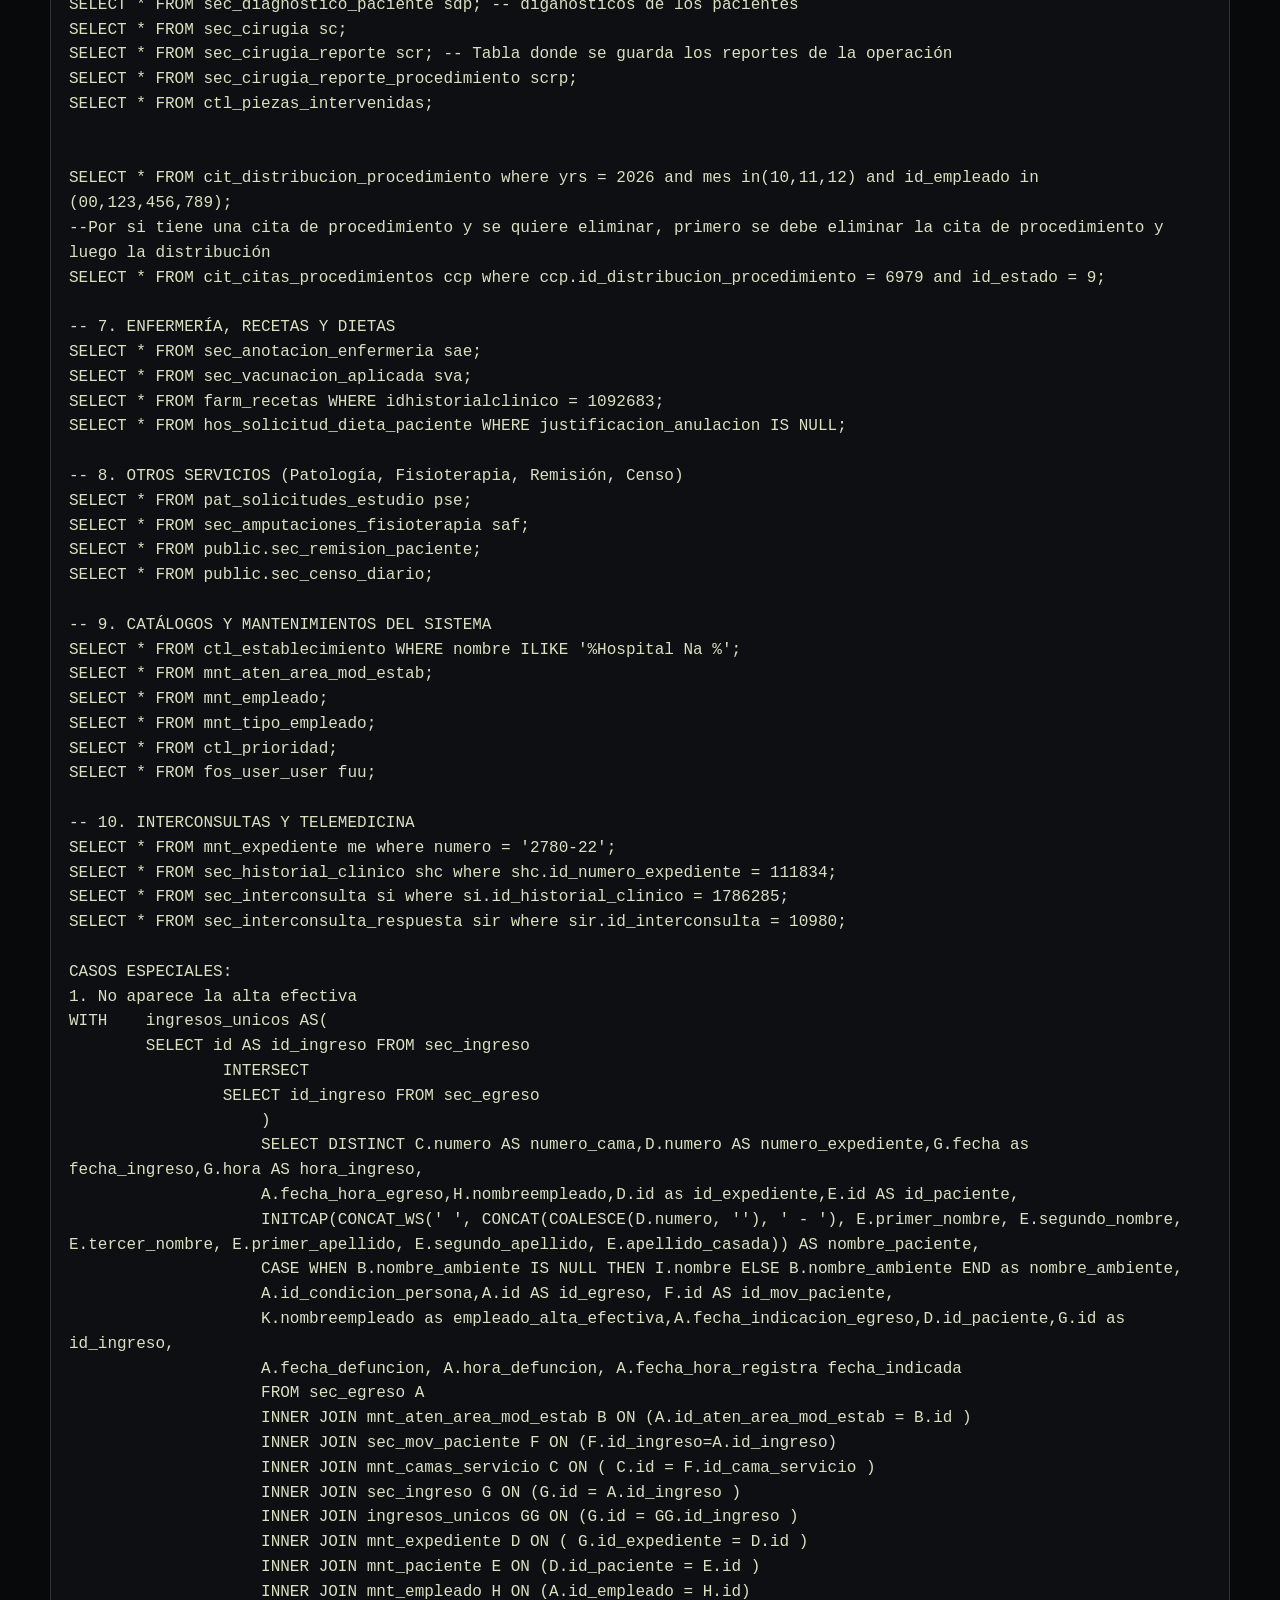
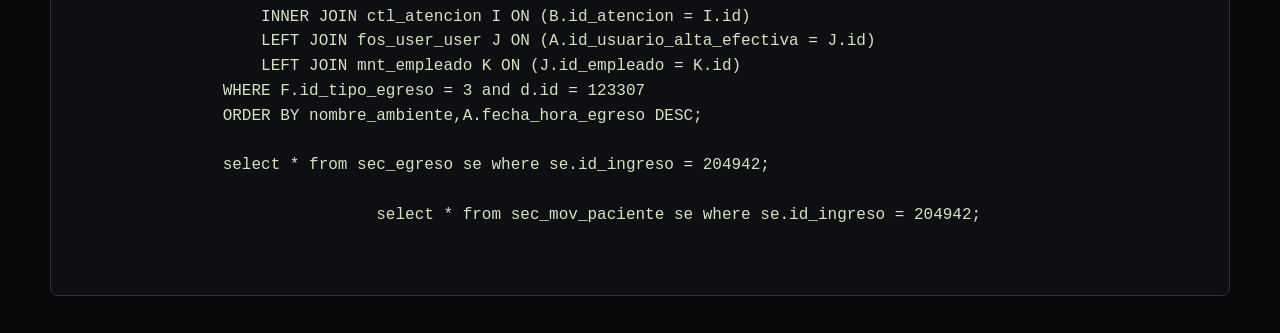
<file: modulo5.html>
<!doctype html>
<html lang="es">
<head><meta charset="UTF-8"><meta name="viewport" content="width=device-width, initial-scale=1.0"><title>Módulo 5 | SSH Tool</title><link rel="icon" type="image/x-icon" href="img/favicon.ico"><link rel="stylesheet" href="styles.css"></head>
<body><main class="module-page">
<nav class="site-nav"><a class="brand" href="index.html">SSH<span>/</span>TOOL</a><div class="nav-links"><a class="nav-link" href="index.html">Claves SSH</a><a class="nav-link is-active" href="soporte.html">Soporte técnico</a></div></nav>
<p class="eyebrow">Tablas del SIS que son importantes</p><h1>Módulo 5</h1><p class="intro">Anotaciones sobre las tablas del SIS para darles soporte.</p><hr>
<pre><code>-- -- 1. PACIENTES Y EXPEDIENTES
SELECT * FROM mnt_paciente ORDER BY fecha_registro DESC LIMIT (10); -- ver el nombre y datos del paciente
SELECT * FROM mnt_expediente WHERE numero = '9674-11'; -- ver el expediente del paciente
SELECT * FROM sec_historial_clinico WHERE id_numero_expediente = 9674; -- manda a llamar el historial clinico del paciente y de acuerdo al id_historial_clinico 

-- 2. CITAS Y DISTRIBUCIÓN DE CITA
SELECT * FROM cit_citas_dia ORDER BY fechahorareg DESC LIMIT (10);
SELECT * FROM cit_citas_dia WHERE id_estado = 11 LIMIT (20);
SELECT * FROM cit_citas_dia WHERE id_expediente = 47245;
SELECT * FROM cit_tipocita;
SELECT * FROM cit_estado_cita;
SELECT * FROM ctl_origen_cita ORDER BY id ASC;
SELECT * FROM cit_distribucion WHERE id = 51872;
SELECT * FROM cit_tipo_distribucion;
SELECT * FROM cit_distribucion_procedimiento;
SELECT * FROM cit_citas_procedimientos;
SELECT * FROM sec_agendamiento_dia sad;
SELECT * FROM sec_historial_cita_dia_subsec;

-- 3. HISTORIA CLINICA Y ATENCIÓN
SELECT * FROM sec_historial_clinico;
SELECT * FROM ctl_estado_historia_clinica;
SELECT * FROM ctl_tipo_historia_clinica cthc;
SELECT * FROM sec_motivo_consulta smc;
SELECT * FROM sec_signos_vitales_;          -- Tabla principal de signos vitales
SELECT * FROM sec_signos_vitales_prepa;     -- Tabla de signos vitales preoperatorios de las enfermeras
SELECT * FROM sec_diagnostico_paciente sdp;
SELECT * FROM sec_mov_paciente;
SELECT * FROM ctl_tipo_movimiento_paciente;
SELECT * FROM ctl_tipo_consulta;
SELECT * FROM ctl_atencion;

-- 4. EMERGENCIA Y TRIAGE
SELECT * FROM sec_emergencia;
SELECT * FROM eme_triage et;
SELECT * FROM eme_obstetricia;

-- 5. MATERNO / PERINATAL
SELECT * FROM sec_dato_embarazo where id_historial_clinico = 1092683;          -- Aqui esta la formula obstetrica
SELECT * FROM sec_clap_perinatal scp;
SELECT * FROM sec_partograma sp;
SELECT * FROM public.sec_parto_aborto_perinatal;
SELECT * FROM sec_nacimiento_perinatal snp;
SELECT * FROM sec_recien_nacido_perinatal srnp;
SELECT * FROM sec_consultas_antenatales_perinatal scap where scap.id_clap_perinatal = 0000; -- Guarda la edad gestional 

-- 6. DIAGNOSTICOS, PROCEDIMIENTOS Y CIRUGÍAS
SELECT * FROM mnt_procedimiento_establecimiento;
SELECT * FROM public.mnt_tipo_procedimiento AS mtp;        
SELECT * FROM where codigo ilike '%93%'; -- ver codigo del procedimiento
SELECT * FROM sec_diagnostico_paciente sdp; -- diganosticos de los pacientes
SELECT * FROM sec_cirugia sc;
SELECT * FROM sec_cirugia_reporte scr; -- Tabla donde se guarda los reportes de la operación
SELECT * FROM sec_cirugia_reporte_procedimiento scrp;
SELECT * FROM ctl_piezas_intervenidas;


SELECT * FROM cit_distribucion_procedimiento where yrs = 2026 and mes in(10,11,12) and id_empleado in (00,123,456,789);
--Por si tiene una cita de procedimiento y se quiere eliminar, primero se debe eliminar la cita de procedimiento y luego la distribución 
SELECT * FROM cit_citas_procedimientos ccp where ccp.id_distribucion_procedimiento = 6979 and id_estado = 9;

-- 7. ENFERMERÍA, RECETAS Y DIETAS
SELECT * FROM sec_anotacion_enfermeria sae;
SELECT * FROM sec_vacunacion_aplicada sva;
SELECT * FROM farm_recetas WHERE idhistorialclinico = 1092683;
SELECT * FROM hos_solicitud_dieta_paciente WHERE justificacion_anulacion IS NULL;

-- 8. OTROS SERVICIOS (Patología, Fisioterapia, Remisión, Censo)
SELECT * FROM pat_solicitudes_estudio pse;
SELECT * FROM sec_amputaciones_fisioterapia saf;
SELECT * FROM public.sec_remision_paciente;
SELECT * FROM public.sec_censo_diario;

-- 9. CATÁLOGOS Y MANTENIMIENTOS DEL SISTEMA
SELECT * FROM ctl_establecimiento WHERE nombre ILIKE '%Hospital Na %';
SELECT * FROM mnt_aten_area_mod_estab;
SELECT * FROM mnt_empleado;
SELECT * FROM mnt_tipo_empleado;
SELECT * FROM ctl_prioridad;
SELECT * FROM fos_user_user fuu;    

-- 10. INTERCONSULTAS Y TELEMEDICINA
SELECT * FROM mnt_expediente me where numero = '2780-22';
SELECT * FROM sec_historial_clinico shc where shc.id_numero_expediente = 111834;
SELECT * FROM sec_interconsulta si where si.id_historial_clinico = 1786285;
SELECT * FROM sec_interconsulta_respuesta sir where sir.id_interconsulta = 10980;

CASOS ESPECIALES:
1. No aparece la alta efectiva
WITH    ingresos_unicos AS(
        SELECT id AS id_ingreso FROM sec_ingreso
                INTERSECT
                SELECT id_ingreso FROM sec_egreso
                    )
                    SELECT DISTINCT C.numero AS numero_cama,D.numero AS numero_expediente,G.fecha as fecha_ingreso,G.hora AS hora_ingreso,
                    A.fecha_hora_egreso,H.nombreempleado,D.id as id_expediente,E.id AS id_paciente,
                    INITCAP(CONCAT_WS(' ', CONCAT(COALESCE(D.numero, ''), ' - '), E.primer_nombre, E.segundo_nombre, E.tercer_nombre, E.primer_apellido, E.segundo_apellido, E.apellido_casada)) AS nombre_paciente,
                    CASE WHEN B.nombre_ambiente IS NULL THEN I.nombre ELSE B.nombre_ambiente END as nombre_ambiente,
                    A.id_condicion_persona,A.id AS id_egreso, F.id AS id_mov_paciente,
                    K.nombreempleado as empleado_alta_efectiva,A.fecha_indicacion_egreso,D.id_paciente,G.id as id_ingreso,
                    A.fecha_defuncion, A.hora_defuncion, A.fecha_hora_registra fecha_indicada
                    FROM sec_egreso A
                    INNER JOIN mnt_aten_area_mod_estab B ON (A.id_aten_area_mod_estab = B.id )
                    INNER JOIN sec_mov_paciente F ON (F.id_ingreso=A.id_ingreso)
                    INNER JOIN mnt_camas_servicio C ON ( C.id = F.id_cama_servicio )
                    INNER JOIN sec_ingreso G ON (G.id = A.id_ingreso )
                    INNER JOIN ingresos_unicos GG ON (G.id = GG.id_ingreso )
                    INNER JOIN mnt_expediente D ON ( G.id_expediente = D.id )
                    INNER JOIN mnt_paciente E ON (D.id_paciente = E.id )
                    INNER JOIN mnt_empleado H ON (A.id_empleado = H.id)
                    INNER JOIN ctl_atencion I ON (B.id_atencion = I.id)
                    LEFT JOIN fos_user_user J ON (A.id_usuario_alta_efectiva = J.id)
                    LEFT JOIN mnt_empleado K ON (J.id_empleado = K.id)
                WHERE F.id_tipo_egreso = 3 and d.id = 123307
                ORDER BY nombre_ambiente,A.fecha_hora_egreso DESC;

		select * from sec_egreso se where se.id_ingreso = 204942;
		
				select * from sec_mov_paciente se where se.id_ingreso = 204942;


</code></pre>
</main></body></html>
</file>
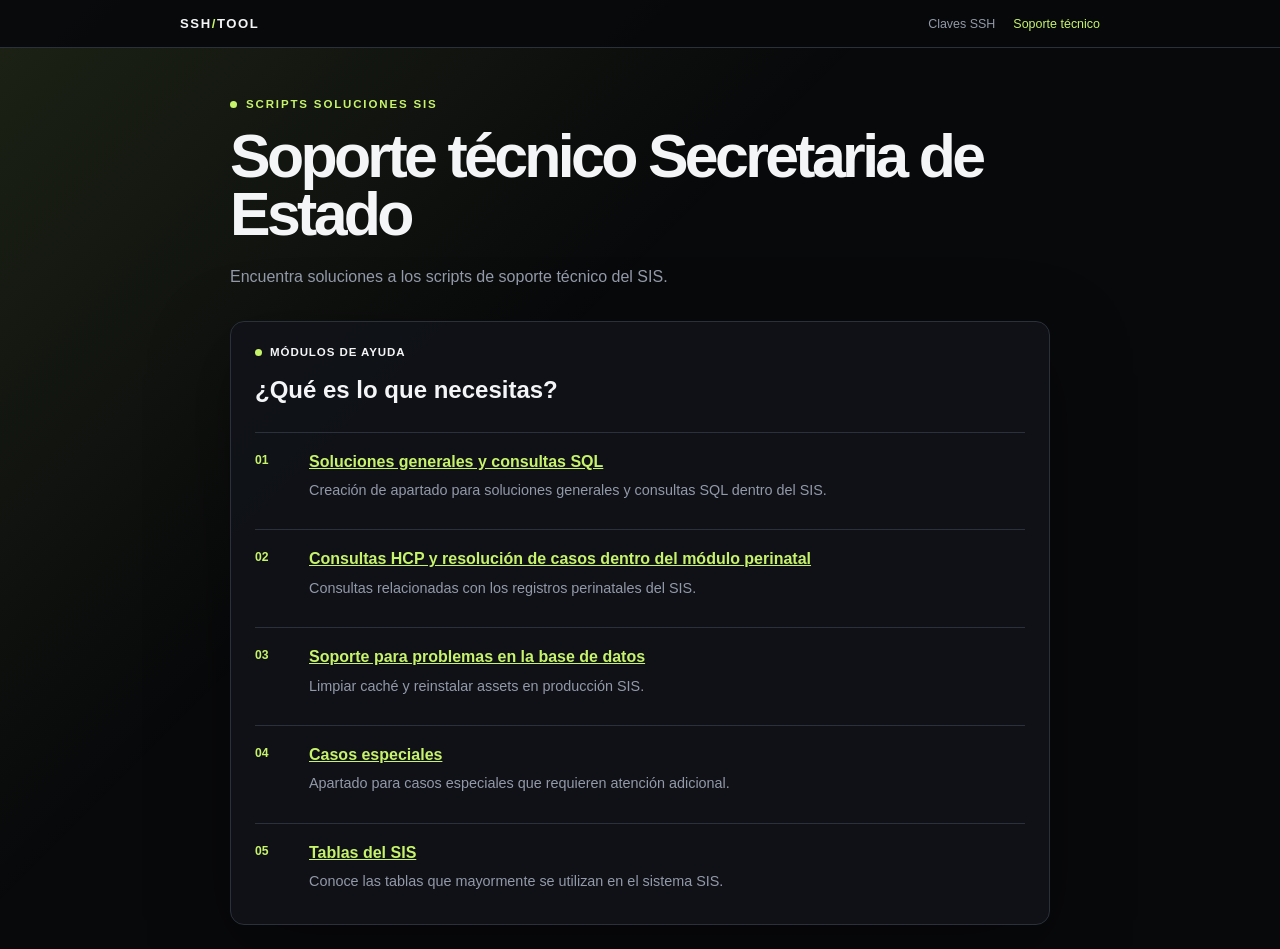
<file: soporte.html>
<!doctype html>
<html lang="es">
<head><meta charset="UTF-8"><meta name="viewport" content="width=device-width, initial-scale=1.0"><title>Soporte técnico | SSH Tool</title><link rel="icon" type="image/x-icon" href="img/favicon.ico"><link rel="stylesheet" href="styles.css"></head>
<body><main class="wide-page">
    <nav class="site-nav" aria-label="Navegación principal"><a class="brand" href="index.html">SSH<span>/</span>TOOL</a><div class="nav-links"><a class="nav-link" href="index.html">Claves SSH</a><a class="nav-link is-active" href="soporte.html">Soporte técnico</a></div></nav>
    <p class="eyebrow">SCRIPTS SOLUCIONES SIS</p><h1>Soporte técnico Secretaria de Estado</h1><p class="intro">Encuentra soluciones a los scripts de soporte técnico del SIS.</p>
    <section class="panel"><div class="support-heading"><span class="status-badge"><span class="status-dot"></span> Módulos de ayuda</span><h2>¿Qué es lo que necesitas?</h2></div><div class="support-list">
        <article class="support-item"><span class="support-number">01</span><div><h3><a href="modulo1.html">Soluciones generales y consultas SQL</a></h3><p>Creación de apartado para soluciones generales y consultas SQL dentro del SIS.</p></div></article>
        <article class="support-item"><span class="support-number">02</span><div><h3><a href="modulo2.html">Consultas HCP y resolución de casos dentro del módulo perinatal</a></h3><p>Consultas relacionadas con los registros perinatales del SIS.</p></div></article>
        <article class="support-item"><span class="support-number">03</span><div><h3><a href="modulo3.html">Soporte para problemas en la base de datos</a></h3><p>Limpiar caché y reinstalar assets en producción SIS.</p></div></article>
        <article class="support-item"><span class="support-number">04</span><div><h3><a href="modulo4.html">Casos especiales</a></h3><p>Apartado para casos especiales que requieren atención adicional.</p></div></article>
        <article class="support-item"><span class="support-number">05</span><div><h3><a href="modulo5.html">Tablas del SIS</a></h3><p>Conoce las tablas que mayormente se utilizan en el sistema SIS.</p></div></article>
    </div></section>
</main></body></html>
</file>
<file: styles.css>
:root {
    color-scheme: dark;
    --background: #08090b;
    --surface: #111318;
    --surface-soft: #171a20;
    --border: #2b303a;
    --text: #f4f5f7;
    --muted: #9299a8;
    --accent: #c7f36b;
    --accent-ink: #111509;
}

* {
    box-sizing: border-box;
}

body {
    align-items: center;
    background: var(--background);
    color: var(--text);
    display: flex;
    font-family: "Trebuchet MS", "Segoe UI", sans-serif;
    justify-content: center;
    margin: 0;
    min-height: 100vh;
    overflow-x: hidden;
    padding: 24px;
}

body::before {
    background: linear-gradient(135deg, rgba(199, 243, 107, .11), transparent 42%);
    content: "";
    inset: 0;
    pointer-events: none;
    position: fixed;
}

main {
    padding-top: 74px;
    position: relative;
    width: min(100%, 460px);
}

main.wide-page { width: min(100%, 820px); }
main.module-page { width: min(100%, 1180px); }

.site-nav {
    align-items: center;
    background: rgba(8, 9, 11, .94);
    border-bottom: 1px solid var(--border);
    display: flex;
    justify-content: space-between;
    left: 0;
    padding: 16px max(24px, calc((100% - 920px) / 2));
    position: fixed;
    top: 0;
    width: 100%;
    z-index: 10;
}

.brand {
    color: var(--text);
    font-size: .82rem;
    font-weight: 800;
    letter-spacing: .12em;
    text-decoration: none;
}

.brand span, a { color: var(--accent); }

.nav-links {
    display: flex;
    gap: 18px;
}

.nav-link {
    color: var(--muted);
    font-size: .78rem;
    text-decoration: none;
}

.nav-link:hover, .nav-link.is-active { color: var(--accent); }

.eyebrow {
    align-items: center;
    color: var(--accent);
    display: flex;
    font-size: .72rem;
    font-weight: 700;
    gap: 9px;
    letter-spacing: .16em;
    margin: 0 0 18px;
    text-transform: uppercase;
}

.eyebrow::before {
    background: var(--accent);
    border-radius: 50%;
    content: "";
    height: 7px;
    width: 7px;
}

h1 {
    font-size: clamp(2.25rem, 8vw, 3.8rem);
    letter-spacing: -.06em;
    line-height: .95;
    margin: 0;
}

h2, h3 { line-height: 1.15; }
.intro { color: var(--muted); line-height: 1.6; margin: 20px 0 32px; max-width: 55ch; }

.panel {
    background: rgba(17, 19, 24, .92);
    border: 1px solid var(--border);
    border-radius: 14px;
    box-shadow: 0 24px 80px rgba(0, 0, 0, .35);
    padding: 24px;
}

label, .credential-label, .status-badge, .status-pill {
    font-size: .72rem;
    font-weight: 700;
    letter-spacing: .08em;
    text-transform: uppercase;
}

.input-row, .credential-line {
    align-items: center;
    display: flex;
    gap: 10px;
    margin-top: 10px;
}

.url-field {
    flex: 1;
    min-width: 0;
    position: relative;
}

.url-field input {
    padding-right: 44px;
    width: 100%;
}

.clear-url-button {
    background: transparent;
    border: 0;
    border-radius: 50%;
    color: var(--muted);
    font-size: 1.25rem;
    line-height: 1;
    padding: 6px;
    position: absolute;
    right: 8px;
    top: 50%;
    transform: translateY(-50%);
    width: 32px;
}

.clear-url-button:hover:not(:disabled) {
    background: rgba(255, 255, 255, .06);
    color: var(--text);
    filter: none;
}

input {
    background: var(--surface-soft);
    border: 1px solid var(--border);
    border-radius: 8px;
    color: var(--text);
    flex: 1;
    font: inherit;
    min-width: 0;
    padding: 12px 14px;
}

button {
    background: var(--accent);
    border: 0;
    border-radius: 8px;
    color: var(--accent-ink);
    cursor: pointer;
    font: inherit;
    font-weight: 700;
    padding: 12px 16px;
}

button:disabled { cursor: not-allowed; opacity: .45; }
button:hover:not(:disabled) { filter: brightness(1.08); }

.credentials-panel { border-top: 1px solid var(--border); margin-top: 24px; padding-top: 24px; }
.hidden { display: none; }
.success-header { align-items: center; display: flex; flex-wrap: wrap; gap: 12px; }
.success-header h2 { flex: 1 1 100%; margin: 0; }
.status-badge, .status-pill { align-items: center; display: inline-flex; gap: 8px; }
.status-pill { color: var(--accent); }
.status-dot { background: var(--accent); border-radius: 50%; display: inline-block; height: 7px; width: 7px; }
.credentials-list { display: grid; gap: 10px; margin-top: 20px; }
.persistent-credentials { margin-top: 24px; }
.credential-card { background: var(--surface-soft); border: 1px solid var(--border); border-radius: 9px; padding: 14px; }
.credential-label { color: var(--muted); }
.credential-line strong, .credential-line a { flex: 1; min-width: 0; overflow-wrap: anywhere; }
.credential-line .copy-button { flex-shrink: 0; margin-left: auto; }
.copy-button { background: transparent; border: 1px solid var(--border); color: var(--accent); font-size: .72rem; padding: 8px 10px; }

.support-heading { display: grid; gap: 18px; }
.support-heading h2 { margin: 0; }
.support-list { border-top: 1px solid var(--border); margin-top: 28px; }
.support-item { border-bottom: 1px solid var(--border); display: grid; gap: 18px; grid-template-columns: 36px 1fr; padding: 20px 0; }
.support-item:last-child { border-bottom: 0; padding-bottom: 0; }
.support-number { color: var(--accent); font-size: .76rem; font-weight: 700; }
.support-item h3 { font-size: 1rem; margin: 0 0 8px; }
.support-item p { color: var(--muted); font-size: .9rem; line-height: 1.55; margin: 0 0 8px; }

hr { border: 0; border-top: 1px solid var(--border); margin: 28px 0; }
.module-page > div { margin-top: 22px; }
.module-page .eyebrow { margin-bottom: 10px; }
.case-card {
    background: rgba(17, 19, 24, .92);
    border: 1px solid var(--border);
    border-radius: 14px;
    box-shadow: 0 24px 80px rgba(0, 0, 0, .35);
    margin-top: 22px;
    padding: 28px;
}
.case-card .eyebrow { margin-top: 0; }
.case-card h2 { margin: 0 0 16px; }
.case-card h3 { border-top: 1px solid var(--border); margin: 28px 0 12px; padding-top: 22px; }
.case-card .intro { margin-bottom: 22px; }
pre {
    background: #0d0f13;
    border: 1px solid var(--border);
    border-radius: 8px;
    color: #d8e1c0;
    line-height: 1.55;
    overflow-x: auto;
    padding: 18px;
    white-space: pre-wrap;
}
code { font-family: "SFMono-Regular", Consolas, monospace; }

@media (max-width: 640px) {
    body { padding: 16px; }
    .site-nav { align-items: flex-start; flex-direction: column; gap: 12px; padding: 14px 16px; }
    .nav-links { flex-wrap: wrap; gap: 10px 14px; }
    main { padding-top: 100px; }
    .input-row { align-items: stretch; flex-direction: column; }
    .input-row > button[type="submit"] { width: 100%; }
}
</file>
